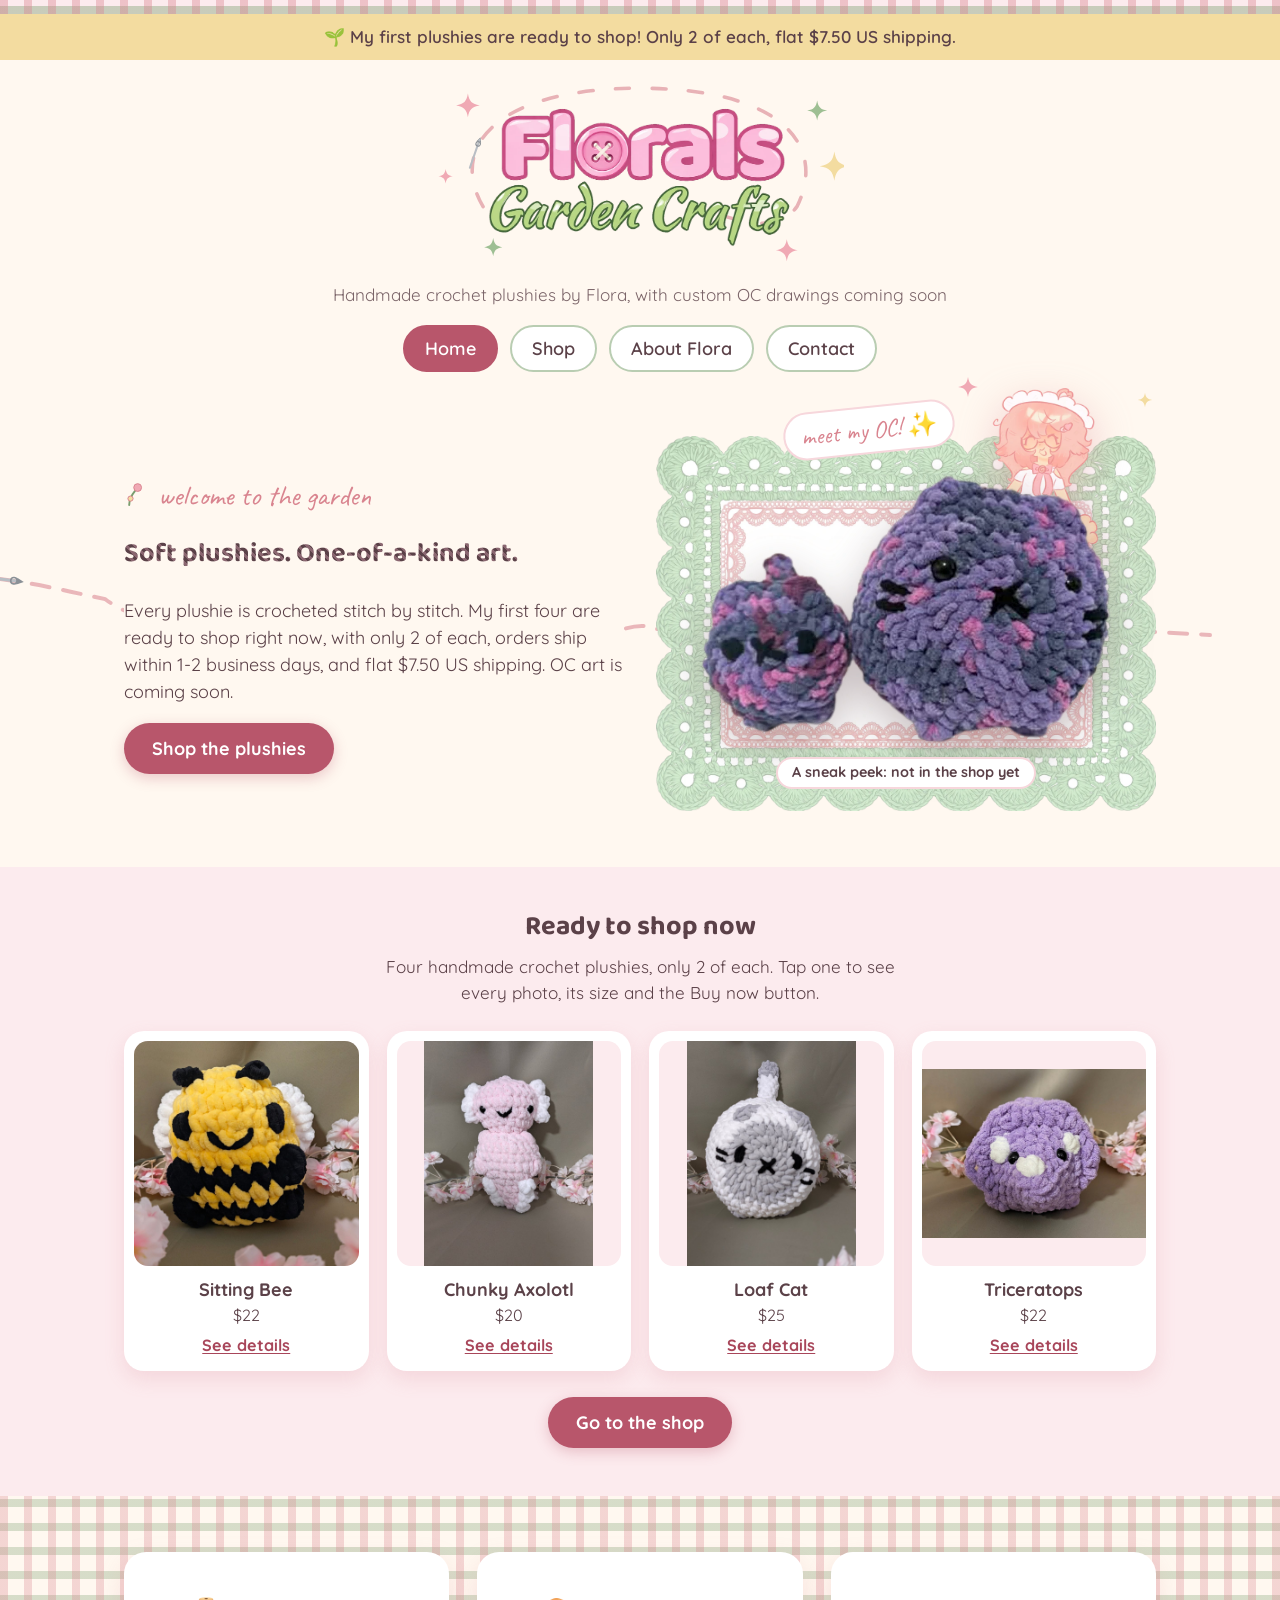
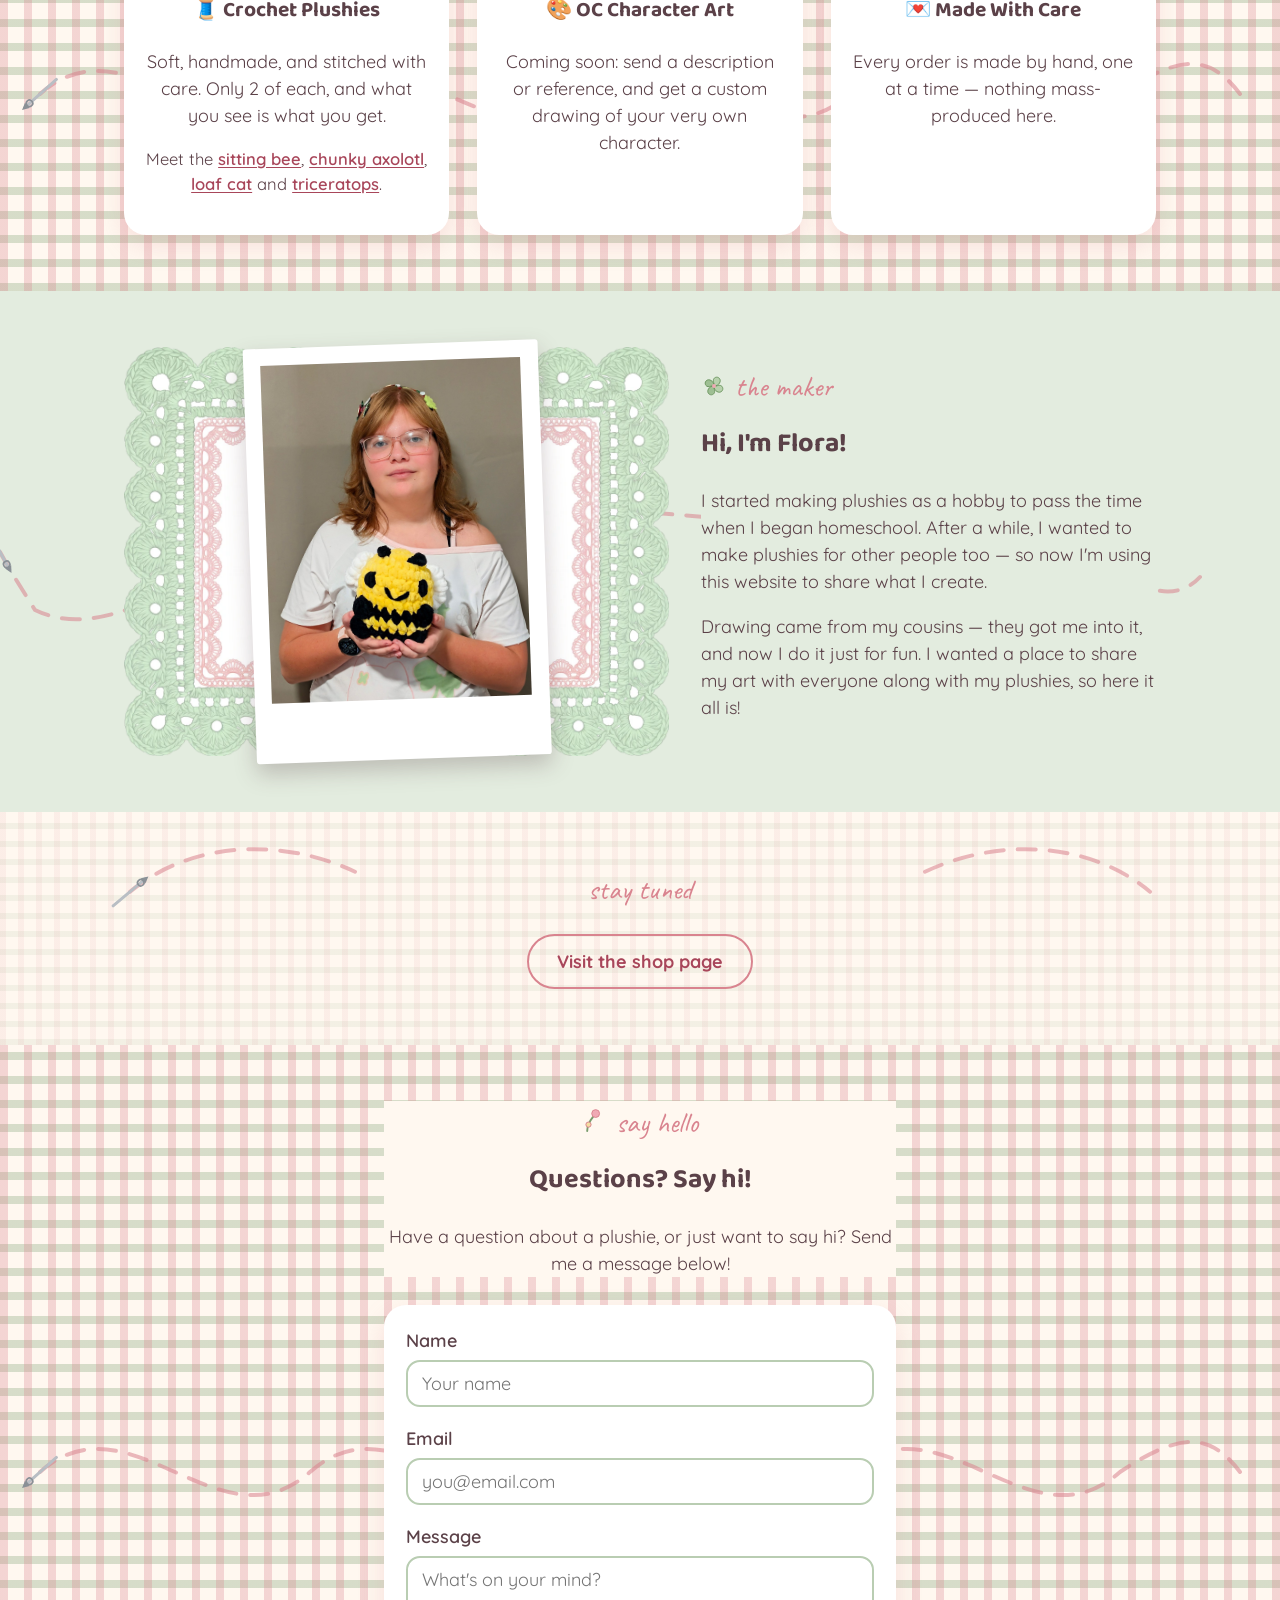
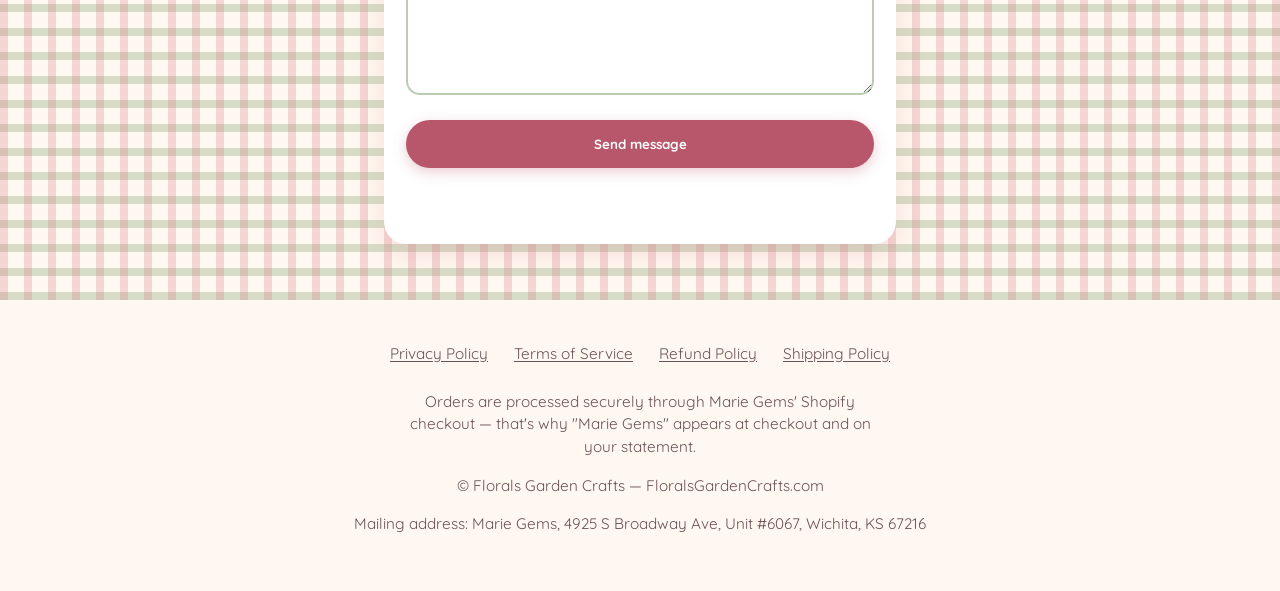
<file: index.html>
<!DOCTYPE html>
<html lang="en">
<head>
<meta name="p:domain_verify" content="733223d388e5ca32b234dba8e64383e3"/>
<meta charset="UTF-8">
<meta name="viewport" content="width=device-width, initial-scale=1.0">
<title>Handmade Crochet Plushies by Flora | Florals Garden Crafts</title>
<meta name="description" content="Shop handmade crochet plushies made by Flora: a sitting bee, chunky axolotl, loaf cat and triceratops. Only 2 of each, with flat $7.50 US shipping. Buy now.">
<meta name="robots" content="index, follow, max-image-preview:large">
<link rel="canonical" href="https://floralsgardencrafts.com/">
<meta name="theme-color" content="#F7D7DC">
<link rel="icon" href="favicon.ico" sizes="any">
<link rel="apple-touch-icon" href="apple-touch-icon.png">
<meta property="og:type" content="website">
<meta property="og:site_name" content="Florals Garden Crafts">
<meta property="og:title" content="Handmade Crochet Plushies by Flora | Florals Garden Crafts">
<meta property="og:description" content="Shop handmade crochet plushies made by Flora: a sitting bee, chunky axolotl, loaf cat and triceratops. Only 2 of each, with flat $7.50 US shipping. Buy now.">
<meta property="og:url" content="https://floralsgardencrafts.com/">
<meta property="og:image" content="https://floralsgardencrafts.com/og-image.jpg">
<meta property="og:image:width" content="1200">
<meta property="og:image:height" content="630">
<meta property="og:image:alt" content="Florals Garden Crafts logo above four handmade crochet plushies: a sitting bee, a chunky axolotl, a loaf cat and a triceratops">
<meta name="twitter:card" content="summary_large_image">
<meta name="twitter:title" content="Handmade Crochet Plushies by Flora | Florals Garden Crafts">
<meta name="twitter:description" content="Shop handmade crochet plushies made by Flora: a sitting bee, chunky axolotl, loaf cat and triceratops. Only 2 of each, with flat $7.50 US shipping. Buy now.">
<meta name="twitter:image" content="https://floralsgardencrafts.com/og-image.jpg">
<link rel="preconnect" href="https://fonts.googleapis.com">
<link rel="preconnect" href="https://fonts.gstatic.com" crossorigin>
<link rel="stylesheet" href="https://fonts.googleapis.com/css2?family=Baloo+2:wght@500;700;800&family=Caveat:wght@600;700&family=Quicksand:wght@400;500;600;700&display=swap">
<link rel="preload" as="image" href="assets/photo-frame.webp" type="image/webp" fetchpriority="high">
<link rel="stylesheet" href="style.css?v=20260926a">
<script type="application/ld+json">
{
  "@context": "https://schema.org",
  "@graph": [
    {
      "@type": "Organization",
      "@id": "https://floralsgardencrafts.com/#organization",
      "name": "Florals Garden Crafts",
      "url": "https://floralsgardencrafts.com/",
      "logo": {
        "@type": "ImageObject",
        "url": "https://floralsgardencrafts.com/assets/logo.png",
        "width": 900,
        "height": 469
      },
      "description": "Florals Garden Crafts is a small handmade shop by Flora. She crochets plushies by hand and will offer custom OC (original character) drawings soon. Orders check out through the Marie Gems Shopify store, which Flora's mom runs.",
      "contactPoint": {
        "@type": "ContactPoint",
        "contactType": "customer support",
        "url": "https://floralsgardencrafts.com/contact.html"
      }
    },
    {
      "@type": "WebSite",
      "@id": "https://floralsgardencrafts.com/#website",
      "url": "https://floralsgardencrafts.com/",
      "name": "Florals Garden Crafts",
      "inLanguage": "en-US",
      "publisher": {
        "@id": "https://floralsgardencrafts.com/#organization"
      }
    },
    {
      "@id": "https://floralsgardencrafts.com/#webpage",
      "url": "https://floralsgardencrafts.com/",
      "name": "Handmade Crochet Plushies by Flora | Florals Garden Crafts",
      "description": "Shop handmade crochet plushies made by Flora: a sitting bee, chunky axolotl, loaf cat and triceratops. Only 2 of each, with flat $7.50 US shipping. Buy now.",
      "inLanguage": "en-US",
      "isPartOf": {
        "@id": "https://floralsgardencrafts.com/#website"
      },
      "about": {
        "@id": "https://floralsgardencrafts.com/#organization"
      },
      "primaryImageOfPage": {
        "@type": "ImageObject",
        "url": "https://floralsgardencrafts.com/og-image.jpg",
        "width": 1200,
        "height": 630
      },
      "@type": "WebPage"
    }
  ]
}
</script>
<!-- Google Analytics 4 (property "Florals Garden Crafts") -->
<script async src="https://www.googletagmanager.com/gtag/js?id=G-3PBQK52PBM"></script>
<script>window.dataLayer=window.dataLayer||[];function gtag(){dataLayer.push(arguments);}gtag('js',new Date());gtag('config','G-3PBQK52PBM');</script>
</head>
<body>
<a class="skip-link" href="#main">Skip to main content</a>

<div class="gingham-strip"></div>
<div class="coming-soon-banner">🌱 My first plushies are ready to shop! Only 2 of each, flat $7.50 US shipping.</div>

<header class="site-header wrap">
  <a href="/" class="wordmark">
    <div class="logo-frame">
      <svg class="logo-swoosh" viewBox="0 0 400 210" aria-hidden="true">
        <defs>
          <path id="fgc-sparkle" d="M0,-9 C1,-3 3,-1 9,0 C3,1 1,3 0,9 C-1,3 -3,1 -9,0 C-3,-1 -1,-3 0,-9 Z"/>
        </defs>
        <path id="logoSwooshPath" class="logo-swoosh-yarn" d="M45,135 C10,75 60,18 200,18 C340,18 385,75 355,135 C335,162 300,150 270,140" fill="none" stroke="#D9848F" stroke-width="3.5" stroke-linecap="round" opacity="0.6"/>
        <g transform="translate(30,35) scale(1.3)"><use href="#fgc-sparkle" class="logo-sparkle" fill="#F0A9B4" style="animation-delay: 0s;"/></g>
        <g transform="translate(375,40) scale(1.1)"><use href="#fgc-sparkle" class="logo-sparkle" fill="#9EBF93" style="animation-delay: 0.5s;"/></g>
        <g transform="translate(55,175) scale(1)"><use href="#fgc-sparkle" class="logo-sparkle" fill="#9EBF93" style="animation-delay: 1s;"/></g>
        <g transform="translate(345,178) scale(1.2)"><use href="#fgc-sparkle" class="logo-sparkle" fill="#F0A9B4" style="animation-delay: 1.5s;"/></g>
        <g transform="translate(392,95) scale(1.6)"><use href="#fgc-sparkle" class="logo-sparkle" fill="#F3DCA0" style="animation-delay: 0.8s;"/></g>
        <g transform="translate(8,105) scale(0.8)"><use href="#fgc-sparkle" class="logo-sparkle" fill="#F0A9B4" style="animation-delay: 1.9s;"/></g>
        <g class="logo-stitch-needle">
          <path d="M16,0 L11,-2.4 L11,2.4 Z" fill="#8A9096"/>
          <line x1="13" y1="0" x2="-16" y2="0" stroke="#B9BEC4" stroke-width="2" stroke-linecap="round"/>
          <circle cx="9" cy="0" r="2.2" fill="none" stroke="#8A9096" stroke-width="1.1"/>
          <animateMotion dur="16s" repeatCount="indefinite" rotate="auto">
            <mpath href="#logoSwooshPath"/>
          </animateMotion>
        </g>
      </svg>
      <img src="assets/logo.webp" alt="Florals Garden Crafts" class="site-logo" width="900" height="469">
    </div>
  </a>
  <p class="tagline">Handmade crochet plushies by Flora, with custom OC drawings coming soon</p>
  <input type="checkbox" id="nav-toggle" class="nav-toggle-checkbox" aria-label="Menu">
  <label for="nav-toggle" class="nav-toggle-label" aria-label="Toggle menu">
    <span></span><span></span><span></span>
  </label>
  <nav class="main-nav">
    <a href="/" class="active">Home</a>
    <a href="shop.html">Shop</a>
    <a href="#about">About Flora</a>
    <a href="contact.html">Contact</a>
  </nav>
</header>

<main id="main">

<section>
  <div class="wrap grid-2 weave-host hero-grid">
    <div class="mascot-hero-wrap">
      <span class="mascot-tag">meet my OC! ✨</span>
      <span class="mascot-img-wrap">
        <img src="assets/mascot-flora.webp" alt="Florals Garden Crafts mascot — a pink-haired chibi character in a lace-trimmed dress, one of Flora's own OC drawings" class="mascot-hero" width="440" height="743">
        <svg class="mascot-sparkle" viewBox="0 0 20 20" style="top: -12px; left: -10px; animation-delay: 0s;" aria-hidden="true"><path d="M10,1 C11,7 13,9 19,10 C13,11 11,13 10,19 C9,13 7,11 1,10 C7,9 9,7 10,1 Z" fill="#F0A9B4"/></svg>
        <svg class="mascot-sparkle" viewBox="0 0 20 20" style="top: 4px; right: -16px; width: 16px; height: 16px; animation-delay: 0.6s;" aria-hidden="true"><path d="M10,1 C11,7 13,9 19,10 C13,11 11,13 10,19 C9,13 7,11 1,10 C7,9 9,7 10,1 Z" fill="#F3DCA0"/></svg>
        <svg class="mascot-sparkle" viewBox="0 0 20 20" style="top: 40%; left: -18px; width: 18px; height: 18px; animation-delay: 1.1s;" aria-hidden="true"><path d="M10,1 C11,7 13,9 19,10 C13,11 11,13 10,19 C9,13 7,11 1,10 C7,9 9,7 10,1 Z" fill="#9EBF93"/></svg>
      </span>
    </div>
    <div class="stitch-overlay-mobile" style="top: -40px; width: 220px; height: 780px;">
      <svg class="stitch-yarn-svg" viewBox="0 0 220 780" aria-hidden="true">
        <path class="stitch-yarn" d="M 110,-20 C 20,60 200,130 110,200 C 20,270 200,340 110,410 C 20,480 200,550 110,620 C 40,670 90,700 110,740"/>
      </svg>
      <svg class="stitch-needle-v" width="16" height="52" viewBox="0 0 16 52" aria-hidden="true" style="offset-path: path('M 110,-20 C 20,60 200,130 110,200 C 20,270 200,340 110,410 C 20,480 200,550 110,620 C 40,670 90,700 110,740');">
        <line x1="8" y1="6" x2="8" y2="48" stroke="#B9BEC4" stroke-width="3" stroke-linecap="round"/>
        <circle cx="8" cy="12" r="3.2" fill="none" stroke="#8A9096" stroke-width="1.6"/>
        <path d="M8,2 L11.5,9 L4.5,9 Z" fill="#8A9096"/>
      </svg>
    </div>
    <div class="stitch-overlay-hero">
      <svg class="stitch-yarn-svg" viewBox="0 0 1160 440" aria-hidden="true">
        <path class="stitch-yarn" d="M -60,175 C -20,180 10,188 45,195 C 90,230 250,260 420,255 C 480,250 520,235 564,225 C 580,220 590,222 596,225 C 700,230 900,225 1096,228 C 1115,229 1135,230 1150,231"/>
      </svg>
      <svg class="stitch-needle-hero" width="52" height="16" viewBox="0 0 52 16" aria-hidden="true">
        <line x1="6" y1="8" x2="48" y2="8" stroke="#B9BEC4" stroke-width="3" stroke-linecap="round"/>
        <circle cx="12" cy="8" r="3.2" fill="none" stroke="#8A9096" stroke-width="1.6"/>
        <path d="M2,8 L9,4.5 L9,11.5 Z" fill="#8A9096"/>
      </svg>
    </div>
    <div class="above-stitch">
      <div class="eyebrow-row">
        <svg class="mini-flourish" width="26" height="26" viewBox="0 0 40 40" fill="none" aria-hidden="true">
          <path d="M8 34 C8 20 16 14 20 8" stroke="#7A9D6E" stroke-width="3" stroke-linecap="round"/>
          <circle cx="21" cy="7" r="6" fill="#F0A9B4" stroke="#D9848F" stroke-width="1.5"/>
          <circle cx="10" cy="24" r="4" fill="#F3DCA0" stroke="#D9848F" stroke-width="1.5"/>
        </svg>
        <span class="eyebrow">welcome to the garden</span>
      </div>
      <h1>
        <span class="stitch-word" style="animation-delay: 0.1s;"><span class="yarn-text">Soft</span></span>
        <span class="stitch-word" style="animation-delay: 0.28s;"><span class="yarn-text">plushies.</span></span>
        <span class="stitch-word" style="animation-delay: 0.46s;"><span class="yarn-text">One-of-a-kind</span></span>
        <span class="stitch-word" style="animation-delay: 0.64s;"><span class="yarn-text">art.</span></span>
      </h1>
      <p>Every plushie is crocheted stitch by stitch. My first four are ready to shop right now, with only 2 of each, orders ship within 1-2 business days, and flat $7.50 US shipping. OC art is coming soon.</p>
      <a href="shop.html" class="btn-pill">Shop the plushies</a>
    </div>
    <div class="photo-frame">
      <img src="assets/plushie-mama-and-kitten.webp" alt="Preview: a mama and baby crochet cat plushie set, in purple and pink yarn — not yet a live product" class="photo-frame-pop" style="width: 82%;" width="800" height="524" fetchpriority="high">
      <p class="frame-caption">A sneak peek: not in the shop yet</p>
    </div>
  </div>
</section>

<section class="quick-shop" id="ready-to-shop" aria-labelledby="ready-heading">
  <div class="wrap">
    <h2 id="ready-heading">Ready to shop now</h2>
    <p class="quick-intro">Four handmade crochet plushies, only 2 of each. Tap one to see every photo, its size and the Buy now button.</p>
    <ul class="quick-grid">
      <li><a href="shop.html#sitting-bee">
        <img src="assets/products/slides/sitting-bee-crochet-plushie-1.jpg" alt="Yellow and black crochet sitting bee plushie with white wings" width="1000" height="1000" loading="lazy">
        <span class="q-name">Sitting Bee</span><span class="q-price">$22</span><span class="q-go">See details</span>
      </a></li>
      <li><a href="shop.html#chunky-axolotl">
        <img src="assets/products/slides/chunky-axolotl-crochet-plushie-1.jpg" alt="Pink chunky crochet axolotl plushie with white gills" width="751" height="1000" loading="lazy">
        <span class="q-name">Chunky Axolotl</span><span class="q-price">$20</span><span class="q-go">See details</span>
      </a></li>
      <li><a href="shop.html#loaf-cat">
        <img src="assets/products/slides/loaf-cat-crochet-plushie-1.jpg" alt="White crochet loaf cat plushie with a grey face patch and X nose" width="751" height="1000" loading="lazy">
        <span class="q-name">Loaf Cat</span><span class="q-price">$25</span><span class="q-go">See details</span>
      </a></li>
      <li><a href="shop.html#triceratops">
        <img src="assets/products/slides/triceratops-crochet-plushie-1.jpg" alt="Purple crochet triceratops plushie with white horn and brow spots" width="1000" height="750" loading="lazy">
        <span class="q-name">Triceratops</span><span class="q-price">$22</span><span class="q-go">See details</span>
      </a></li>
    </ul>
    <p class="quick-cta"><a href="shop.html" class="btn-pill">Go to the shop</a></p>
  </div>
</section>

<section class="gingham-bg">
  <div class="wrap weave-host">
    <div class="stitch-overlay">
      <svg class="stitch-yarn-svg" viewBox="0 0 1160 200" aria-hidden="true">
        <path class="stitch-yarn" d="M -20,100 C 70,20 160,180 250,100 C 340,20 430,180 520,100 C 610,20 700,180 790,100 C 880,20 970,180 1060,100 C 1120,60 1150,60 1180,100"/>
      </svg>
      <svg class="stitch-needle" width="52" height="16" viewBox="0 0 52 16" aria-hidden="true">
        <line x1="6" y1="8" x2="48" y2="8" stroke="#B9BEC4" stroke-width="3" stroke-linecap="round"/>
        <circle cx="12" cy="8" r="3.2" fill="none" stroke="#8A9096" stroke-width="1.6"/>
        <path d="M2,8 L9,4.5 L9,11.5 Z" fill="#8A9096"/>
      </svg>
    </div>
    <div class="stitch-overlay-mobile" style="top: -60px; width: 220px; height: 740px;">
      <svg class="stitch-yarn-svg" viewBox="0 0 220 740" aria-hidden="true">
        <path class="stitch-yarn" d="M 110,20 C 20,110 200,200 110,290 C 20,380 200,470 110,560 C 20,650 90,700 110,740"/>
      </svg>
      <svg class="stitch-needle-v" width="16" height="52" viewBox="0 0 16 52" aria-hidden="true" style="offset-path: path('M 110,20 C 20,110 200,200 110,290 C 20,380 200,470 110,560 C 20,650 90,700 110,740');">
        <line x1="8" y1="6" x2="8" y2="48" stroke="#B9BEC4" stroke-width="3" stroke-linecap="round"/>
        <circle cx="8" cy="12" r="3.2" fill="none" stroke="#8A9096" stroke-width="1.6"/>
        <path d="M8,2 L11.5,9 L4.5,9 Z" fill="#8A9096"/>
      </svg>
    </div>
    <h2 class="sr-only">What I make</h2>
    <div class="grid-cards">
      <div class="scallop-card center reveal" style="transition-delay: 0s;">
        <h3>🧵 Crochet Plushies</h3>
        <p>Soft, handmade, and stitched with care. Only 2 of each, and what you see is what you get.</p>
        <p class="card-links">Meet the <a class="text-link" href="shop.html#sitting-bee">sitting bee</a>, <a class="text-link" href="shop.html#chunky-axolotl">chunky axolotl</a>, <a class="text-link" href="shop.html#loaf-cat">loaf cat</a> and <a class="text-link" href="shop.html#triceratops">triceratops</a>.</p>
      </div>
      <div class="scallop-card center reveal" style="transition-delay: 0.08s;">
        <h3>🎨 OC Character Art</h3>
        <p>Coming soon: send a description or reference, and get a custom drawing of your very own character.</p>
      </div>
      <div class="scallop-card center reveal" style="transition-delay: 0.16s;">
        <h3>💌 Made With Care</h3>
        <p>Every order is made by hand, one at a time — nothing mass-produced here.</p>
      </div>
    </div>
  </div>
</section>

<section id="about" class="sage-bg">
  <div class="wrap grid-2 weave-host">
    <div class="stitch-overlay-mobile" style="top: -40px; width: 220px; height: 360px;">
      <svg class="stitch-yarn-svg" viewBox="0 0 220 360" aria-hidden="true">
        <path class="stitch-yarn" d="M 110,10 C 20,90 200,170 110,250 C 40,310 80,340 110,360"/>
      </svg>
      <svg class="stitch-needle-v" width="16" height="52" viewBox="0 0 16 52" aria-hidden="true" style="offset-path: path('M 110,10 C 20,90 200,170 110,250 C 40,310 80,340 110,360');">
        <line x1="8" y1="6" x2="8" y2="48" stroke="#B9BEC4" stroke-width="3" stroke-linecap="round"/>
        <circle cx="8" cy="12" r="3.2" fill="none" stroke="#8A9096" stroke-width="1.6"/>
        <path d="M8,2 L11.5,9 L4.5,9 Z" fill="#8A9096"/>
      </svg>
    </div>
    <div class="stitch-overlay-about">
      <svg class="stitch-yarn-svg" viewBox="0 0 1160 460" aria-hidden="true">
        <path class="stitch-yarn" d="M -60,230 C -48,252 -35,272 -25,288 C 20,310 75,290 135,255 C 260,210 420,195 480,193 C 520,191 550,190 564,190 C 578,189 588,190 596,191 C 720,200 900,225 1000,245 C 1040,255 1075,262 1096,268 C 1112,272 1128,268 1140,255"/>
      </svg>
      <svg class="stitch-needle-about" width="52" height="16" viewBox="0 0 52 16" aria-hidden="true">
        <line x1="6" y1="8" x2="48" y2="8" stroke="#B9BEC4" stroke-width="3" stroke-linecap="round"/>
        <circle cx="12" cy="8" r="3.2" fill="none" stroke="#8A9096" stroke-width="1.6"/>
        <path d="M2,8 L9,4.5 L9,11.5 Z" fill="#8A9096"/>
      </svg>
    </div>
    <div class="photo-frame reveal" style="transition-delay: 0s;">
      <figure class="polaroid">
        <img src="assets/flora/flora-about.jpg" width="1229" height="1600" alt="Flora holding the yellow and black crochet sitting bee plushie she made" loading="lazy">
      </figure>
    </div>
    <div class="reveal above-stitch-sage" style="transition-delay: 0.15s;">
      <div class="eyebrow-row">
        <svg class="mini-flourish" width="26" height="26" viewBox="0 0 40 40" fill="none" aria-hidden="true">
          <path d="M20 20 C20 12 12 8 8 12 C4 16 8 24 16 20 Z" fill="#9EBF93" stroke="#6C9660" stroke-width="1.5"/>
          <path d="M20 20 C28 20 32 12 28 8 C24 4 16 8 20 16 Z" fill="#B7D1AC" stroke="#6C9660" stroke-width="1.5"/>
          <path d="M20 20 C12 20 8 28 12 32 C16 36 24 32 20 24 Z" fill="#9EBF93" stroke="#6C9660" stroke-width="1.5"/>
          <path d="M20 20 C20 28 28 32 32 28 C36 24 32 16 24 20 Z" fill="#B7D1AC" stroke="#6C9660" stroke-width="1.5"/>
          <circle cx="20" cy="20" r="3" fill="#F0A9B4"/>
        </svg>
        <span class="eyebrow">the maker</span>
      </div>
      <h2>
        <span class="stitch-word" style="animation-delay: 0.1s;">Hi,</span>
        <span class="stitch-word" style="animation-delay: 0.28s;">I'm</span>
        <span class="stitch-word" style="animation-delay: 0.46s;">Flora!</span>
      </h2>
      <p>I started making plushies as a hobby to pass the time when I began homeschool. After a while, I wanted to make plushies for other people too — so now I'm using this website to share what I create.</p>
      <p>Drawing came from my cousins — they got me into it, and now I do it just for fun. I wanted a place to share my art with everyone along with my plushies, so here it all is!</p>
    </div>
  </div>
</section>

<section id="stay-tuned" class="pink-gingham-bg">
  <div class="wrap center weave-host">
    <div class="stitch-overlay-mobile" style="top: -56px; width: 220px; height: 90px;">
      <svg class="stitch-yarn-svg" viewBox="0 0 220 90" aria-hidden="true">
        <path class="stitch-yarn" d="M 110,-30 C 30,20 190,40 110,60"/>
      </svg>
    </div>
    <div class="stitch-overlay-stay">
      <svg class="stitch-yarn-svg" viewBox="0 0 1080 222.5" aria-hidden="true">
        <path class="stitch-yarn" d="M 30,75 C 90,25 180,20 255,55"/>
        <path class="stitch-yarn" d="M 825,55 C 900,20 990,25 1050,75"/>
      </svg>
      <svg class="stitch-needle-stay-left" width="52" height="16" viewBox="0 0 52 16" aria-hidden="true">
        <line x1="6" y1="8" x2="48" y2="8" stroke="#B9BEC4" stroke-width="3" stroke-linecap="round"/>
        <circle cx="12" cy="8" r="3.2" fill="none" stroke="#8A9096" stroke-width="1.6"/>
        <path d="M2,8 L9,4.5 L9,11.5 Z" fill="#8A9096"/>
      </svg>
    </div>
    <div class="reveal">
      <span class="eyebrow">stay tuned</span>
      <div id="fd-form-6aaf0e5309efceba11a1e3c9" class="newsletter-embed"></div>
      <a href="shop.html" class="btn-pill outline">Visit the shop page</a>
    </div>
  </div>
</section>

<section id="say-hello" class="gingham-bg">
  <div class="wrap weave-host" style="max-width: 560px;">
    <div class="stitch-overlay">
      <svg class="stitch-yarn-svg" viewBox="0 0 1160 200" aria-hidden="true">
        <path class="stitch-yarn" d="M -20,100 C 70,20 160,180 250,100 C 340,20 430,180 520,100 C 610,20 700,180 790,100 C 880,20 970,180 1060,100 C 1120,60 1150,60 1180,100"/>
      </svg>
      <svg class="stitch-needle" width="52" height="16" viewBox="0 0 52 16" aria-hidden="true">
        <line x1="6" y1="8" x2="48" y2="8" stroke="#B9BEC4" stroke-width="3" stroke-linecap="round"/>
        <circle cx="12" cy="8" r="3.2" fill="none" stroke="#8A9096" stroke-width="1.6"/>
        <path d="M2,8 L9,4.5 L9,11.5 Z" fill="#8A9096"/>
      </svg>
    </div>
    <div class="stitch-overlay-mobile" style="top: -40px; width: 220px; height: 620px;">
      <svg class="stitch-yarn-svg" viewBox="0 0 220 620" aria-hidden="true">
        <path class="stitch-yarn" d="M 110,-20 C 20,60 200,140 110,220 C 20,300 200,380 110,460 C 40,520 90,560 110,620"/>
      </svg>
      <svg class="stitch-needle-v" width="16" height="52" viewBox="0 0 16 52" aria-hidden="true" style="offset-path: path('M 110,-20 C 20,60 200,140 110,220 C 20,300 200,380 110,460 C 40,520 90,560 110,620');">
        <line x1="8" y1="6" x2="8" y2="48" stroke="#B9BEC4" stroke-width="3" stroke-linecap="round"/>
        <circle cx="8" cy="12" r="3.2" fill="none" stroke="#8A9096" stroke-width="1.6"/>
        <path d="M8,2 L11.5,9 L4.5,9 Z" fill="#8A9096"/>
      </svg>
    </div>
    <div class="center above-stitch reveal" style="margin-bottom: 28px;">
      <div class="eyebrow-row" style="justify-content: center;">
        <svg class="mini-flourish" width="26" height="26" viewBox="0 0 40 40" fill="none" aria-hidden="true">
          <path d="M8 34 C8 20 16 14 20 8" stroke="#7A9D6E" stroke-width="3" stroke-linecap="round"/>
          <circle cx="21" cy="7" r="6" fill="#F0A9B4" stroke="#D9848F" stroke-width="1.5"/>
          <circle cx="10" cy="24" r="4" fill="#F3DCA0" stroke="#D9848F" stroke-width="1.5"/>
        </svg>
        <span class="eyebrow">say hello</span>
      </div>
      <h2>
        <span class="stitch-word" style="animation-delay: 0.1s;">Questions?</span>
        <span class="stitch-word" style="animation-delay: 0.28s;">Say</span>
        <span class="stitch-word" style="animation-delay: 0.46s;">hi!</span>
      </h2>
      <p>Have a question about a plushie, or just want to say hi? Send me a message below!</p>
    </div>
    <div class="scallop-card reveal">
      <form class="contact-form" id="homeContactForm" action="contact-handler.php" method="post">
        <label for="home-name">Name</label>
        <input type="text" id="home-name" name="name" placeholder="Your name" autocomplete="name" required>

        <label for="home-email">Email</label>
        <input type="email" id="home-email" name="email" placeholder="you@email.com" autocomplete="email" required>

        <label for="home-message">Message</label>
        <textarea id="home-message" name="message" rows="5" placeholder="What's on your mind?" required></textarea>

        <div style="position: absolute; left: -9999px;" aria-hidden="true">
          <label for="home-website">Website</label>
          <input type="text" id="home-website" name="website" tabindex="-1" autocomplete="off">
        </div>

        <div class="cf-turnstile" data-sitekey="0x4AAAAAAFKlTvNekG_iN5eU" data-action="contact" data-theme="light"></div>
        <button type="submit" class="btn-pill" style="width: 100%; margin-top: 18px;">Send message</button>
        <p class="form-status" role="status"></p>
      </form>
    </div>
  </div>
</section>

</main>

<footer>
  <div class="wrap footer-links">
    <a href="https://checkout.shopify.com/55945855031/policies/24061313079.html?locale=en">Privacy Policy</a>
    <a href="https://checkout.shopify.com/55945855031/policies/24061345847.html?locale=en">Terms of Service</a>
    <a href="https://checkout.shopify.com/55945855031/policies/24061280311.html?locale=en">Refund Policy</a>
    <a href="https://checkout.shopify.com/55945855031/policies/24061378615.html?locale=en">Shipping Policy</a>
  </div>
  <p class="wrap footer-note">Orders are processed securely through Marie Gems' Shopify checkout — that's why "Marie Gems" appears at checkout and on your statement.</p>
  <p>&copy; Florals Garden Crafts — FloralsGardenCrafts.com</p>
  <p>Mailing address: Marie Gems, 4925 S Broadway Ave, Unit #6067, Wichita, KS 67216</p>
</footer>

<script src="scroll-reveal.js?v=20260926a"></script>
<script src="newsletter-form.js?v=20260926a"></script>
<script src="https://challenges.cloudflare.com/turnstile/v0/api.js" async defer></script>
<script src="contact-form.js?v=20260927a"></script>
</body>
</html>
</file>
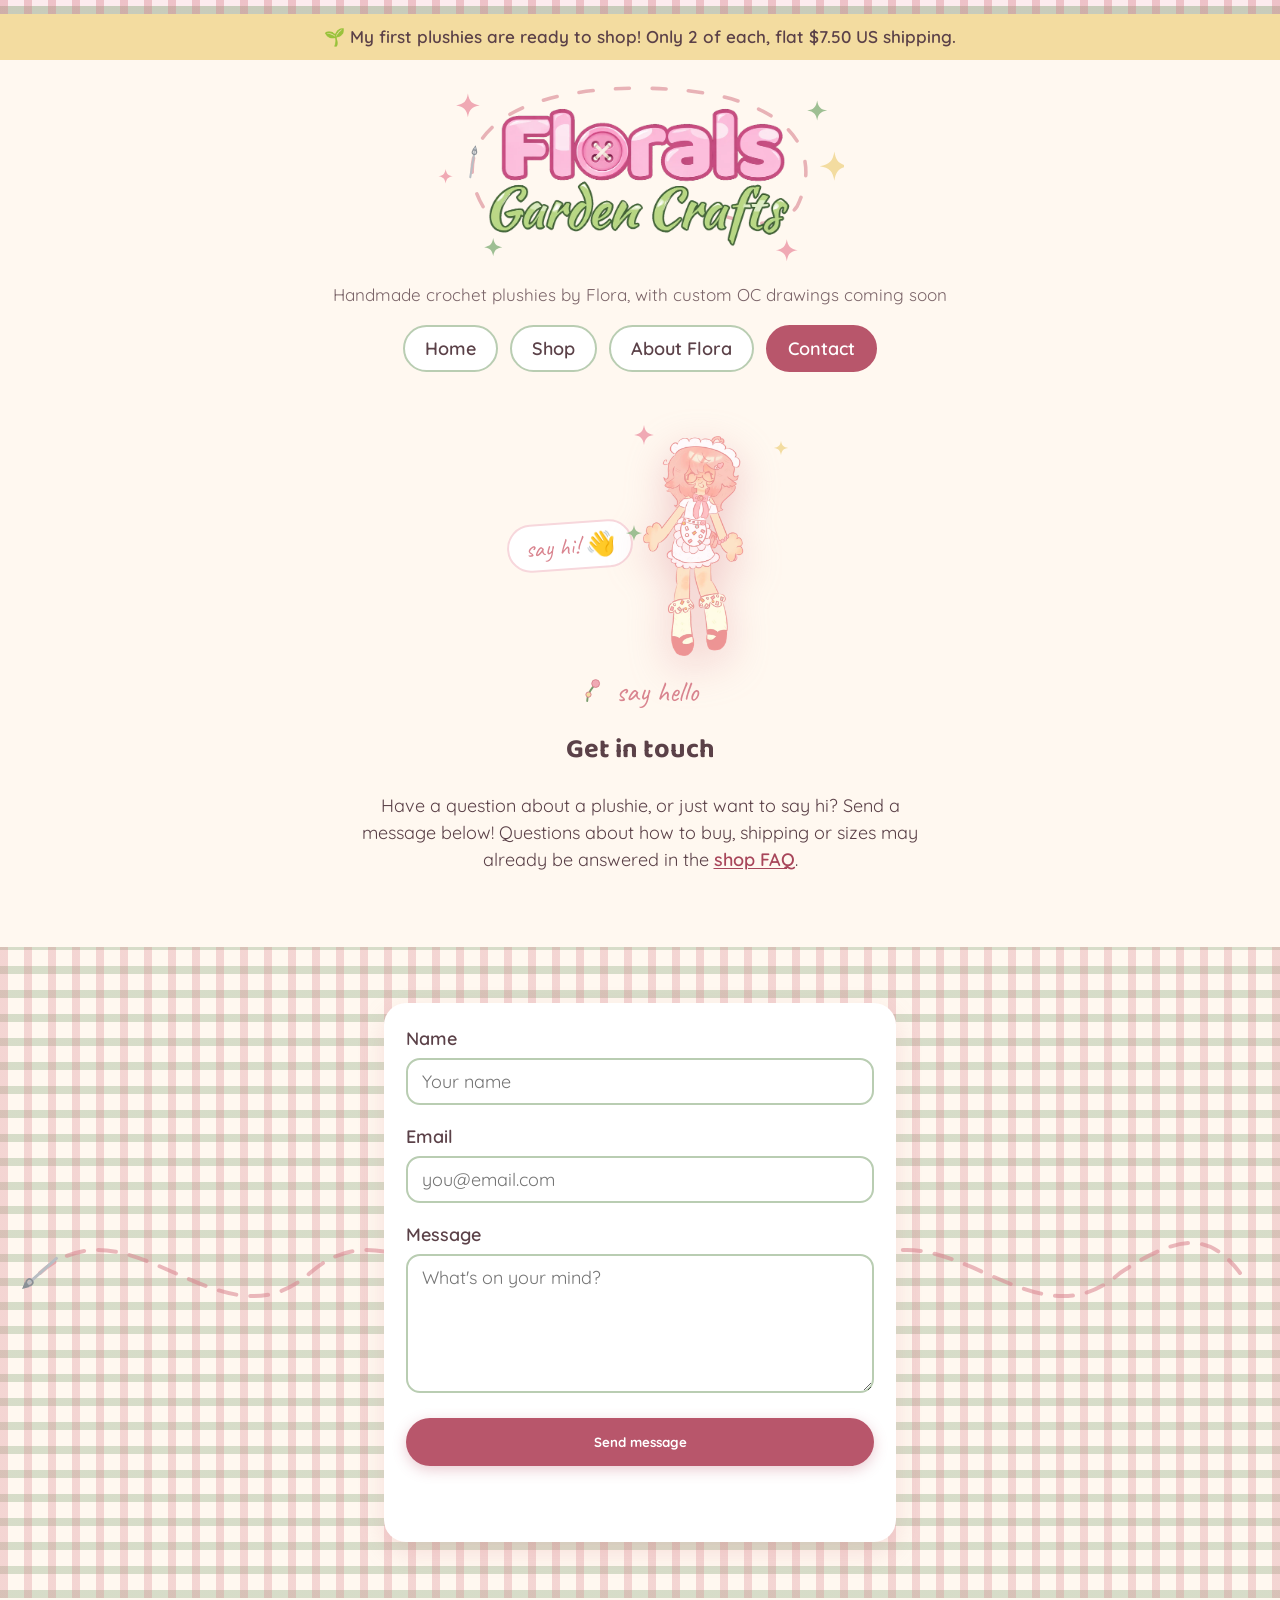
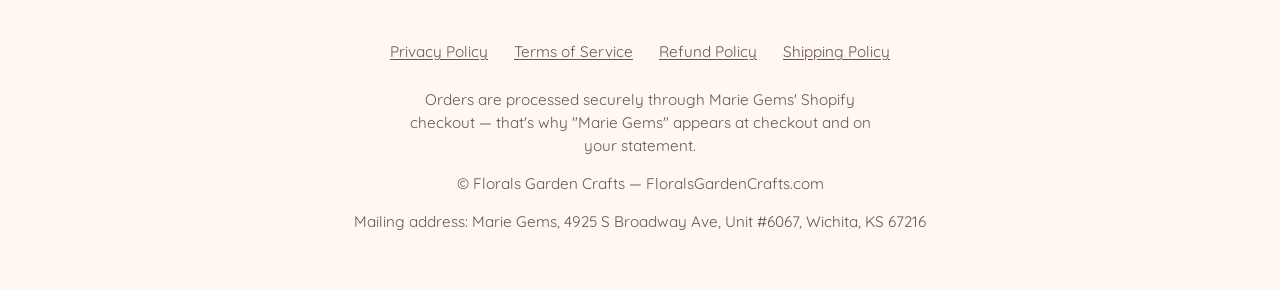
<file: contact.html>
<!DOCTYPE html>
<html lang="en">
<head>
<meta name="p:domain_verify" content="733223d388e5ca32b234dba8e64383e3"/>
<meta charset="UTF-8">
<meta name="viewport" content="width=device-width, initial-scale=1.0">
<title>Contact Florals Garden Crafts | Ask About a Plushie</title>
<meta name="description" content="Have a question about a handmade crochet plushie, or just want to say hi? Send Flora a message with the contact form and she will get back to you soon.">
<meta name="robots" content="index, follow, max-image-preview:large">
<link rel="canonical" href="https://floralsgardencrafts.com/contact.html">
<meta name="theme-color" content="#F7D7DC">
<link rel="icon" href="favicon.ico" sizes="any">
<link rel="apple-touch-icon" href="apple-touch-icon.png">
<meta property="og:type" content="website">
<meta property="og:site_name" content="Florals Garden Crafts">
<meta property="og:title" content="Contact Florals Garden Crafts | Ask About a Plushie">
<meta property="og:description" content="Have a question about a handmade crochet plushie, or just want to say hi? Send Flora a message with the contact form and she will get back to you soon.">
<meta property="og:url" content="https://floralsgardencrafts.com/contact.html">
<meta property="og:image" content="https://floralsgardencrafts.com/og-image.jpg">
<meta property="og:image:width" content="1200">
<meta property="og:image:height" content="630">
<meta property="og:image:alt" content="Florals Garden Crafts logo above four handmade crochet plushies: a sitting bee, a chunky axolotl, a loaf cat and a triceratops">
<meta name="twitter:card" content="summary_large_image">
<meta name="twitter:title" content="Contact Florals Garden Crafts | Ask About a Plushie">
<meta name="twitter:description" content="Have a question about a handmade crochet plushie, or just want to say hi? Send Flora a message with the contact form and she will get back to you soon.">
<meta name="twitter:image" content="https://floralsgardencrafts.com/og-image.jpg">
<link rel="preconnect" href="https://fonts.googleapis.com">
<link rel="preconnect" href="https://fonts.gstatic.com" crossorigin>
<link rel="stylesheet" href="https://fonts.googleapis.com/css2?family=Baloo+2:wght@500;700;800&family=Caveat:wght@600;700&family=Quicksand:wght@400;500;600;700&display=swap">
<link rel="stylesheet" href="style.css?v=20260926a">
<script type="application/ld+json">
{
  "@context": "https://schema.org",
  "@graph": [
    {
      "@type": "Organization",
      "@id": "https://floralsgardencrafts.com/#organization",
      "name": "Florals Garden Crafts",
      "url": "https://floralsgardencrafts.com/",
      "logo": {
        "@type": "ImageObject",
        "url": "https://floralsgardencrafts.com/assets/logo.png",
        "width": 900,
        "height": 469
      },
      "description": "Florals Garden Crafts is a small handmade shop by Flora. She crochets plushies by hand and will offer custom OC (original character) drawings soon. Orders check out through the Marie Gems Shopify store, which Flora's mom runs.",
      "contactPoint": {
        "@type": "ContactPoint",
        "contactType": "customer support",
        "url": "https://floralsgardencrafts.com/contact.html"
      }
    },
    {
      "@type": "WebSite",
      "@id": "https://floralsgardencrafts.com/#website",
      "url": "https://floralsgardencrafts.com/",
      "name": "Florals Garden Crafts",
      "inLanguage": "en-US",
      "publisher": {
        "@id": "https://floralsgardencrafts.com/#organization"
      }
    },
    {
      "@id": "https://floralsgardencrafts.com/contact.html#webpage",
      "url": "https://floralsgardencrafts.com/contact.html",
      "name": "Contact Florals Garden Crafts | Ask About a Plushie",
      "description": "Have a question about a handmade crochet plushie, or just want to say hi? Send Flora a message with the contact form and she will get back to you soon.",
      "inLanguage": "en-US",
      "isPartOf": {
        "@id": "https://floralsgardencrafts.com/#website"
      },
      "about": {
        "@id": "https://floralsgardencrafts.com/#organization"
      },
      "primaryImageOfPage": {
        "@type": "ImageObject",
        "url": "https://floralsgardencrafts.com/og-image.jpg",
        "width": 1200,
        "height": 630
      },
      "@type": "ContactPage"
    }
  ]
}
</script>
<!-- Google Analytics 4 (property "Florals Garden Crafts") -->
<script async src="https://www.googletagmanager.com/gtag/js?id=G-3PBQK52PBM"></script>
<script>window.dataLayer=window.dataLayer||[];function gtag(){dataLayer.push(arguments);}gtag('js',new Date());gtag('config','G-3PBQK52PBM');</script>
</head>
<body>
<a class="skip-link" href="#main">Skip to main content</a>

<div class="gingham-strip"></div>
<div class="coming-soon-banner">🌱 My first plushies are ready to shop! Only 2 of each, flat $7.50 US shipping.</div>

<header class="site-header wrap">
  <a href="/" class="wordmark">
    <div class="logo-frame">
      <svg class="logo-swoosh" viewBox="0 0 400 210" aria-hidden="true">
        <defs>
          <path id="fgc-sparkle" d="M0,-9 C1,-3 3,-1 9,0 C3,1 1,3 0,9 C-1,3 -3,1 -9,0 C-3,-1 -1,-3 0,-9 Z"/>
        </defs>
        <path id="logoSwooshPath" class="logo-swoosh-yarn" d="M45,135 C10,75 60,18 200,18 C340,18 385,75 355,135 C335,162 300,150 270,140" fill="none" stroke="#D9848F" stroke-width="3.5" stroke-linecap="round" opacity="0.6"/>
        <g transform="translate(30,35) scale(1.3)"><use href="#fgc-sparkle" class="logo-sparkle" fill="#F0A9B4" style="animation-delay: 0s;"/></g>
        <g transform="translate(375,40) scale(1.1)"><use href="#fgc-sparkle" class="logo-sparkle" fill="#9EBF93" style="animation-delay: 0.5s;"/></g>
        <g transform="translate(55,175) scale(1)"><use href="#fgc-sparkle" class="logo-sparkle" fill="#9EBF93" style="animation-delay: 1s;"/></g>
        <g transform="translate(345,178) scale(1.2)"><use href="#fgc-sparkle" class="logo-sparkle" fill="#F0A9B4" style="animation-delay: 1.5s;"/></g>
        <g transform="translate(392,95) scale(1.6)"><use href="#fgc-sparkle" class="logo-sparkle" fill="#F3DCA0" style="animation-delay: 0.8s;"/></g>
        <g transform="translate(8,105) scale(0.8)"><use href="#fgc-sparkle" class="logo-sparkle" fill="#F0A9B4" style="animation-delay: 1.9s;"/></g>
        <g class="logo-stitch-needle">
          <path d="M16,0 L11,-2.4 L11,2.4 Z" fill="#8A9096"/>
          <line x1="13" y1="0" x2="-16" y2="0" stroke="#B9BEC4" stroke-width="2" stroke-linecap="round"/>
          <circle cx="9" cy="0" r="2.2" fill="none" stroke="#8A9096" stroke-width="1.1"/>
          <animateMotion dur="16s" repeatCount="indefinite" rotate="auto">
            <mpath href="#logoSwooshPath"/>
          </animateMotion>
        </g>
      </svg>
      <img src="assets/logo.webp" alt="Florals Garden Crafts" class="site-logo" width="900" height="469">
    </div>
  </a>
  <p class="tagline">Handmade crochet plushies by Flora, with custom OC drawings coming soon</p>
  <input type="checkbox" id="nav-toggle" class="nav-toggle-checkbox" aria-label="Menu">
  <label for="nav-toggle" class="nav-toggle-label" aria-label="Toggle menu">
    <span></span><span></span><span></span>
  </label>
  <nav class="main-nav">
    <a href="/">Home</a>
    <a href="shop.html">Shop</a>
    <a href="/#about">About Flora</a>
    <a href="contact.html" class="active">Contact</a>
  </nav>
</header>

<main id="main">

<section>
  <div class="wrap center weave-host" style="max-width: 640px;">
    <div class="stitch-overlay-mobile" style="top: -40px; width: 220px; height: 280px;">
      <svg class="stitch-yarn-svg" viewBox="0 0 220 280" aria-hidden="true">
        <path class="stitch-yarn" d="M 110,-20 C 30,40 190,100 110,160 C 60,200 90,220 110,280"/>
      </svg>
      <svg class="stitch-needle-v" width="16" height="52" viewBox="0 0 16 52" aria-hidden="true" style="offset-path: path('M 110,-20 C 30,40 190,100 110,160 C 60,200 90,220 110,280');">
        <line x1="8" y1="6" x2="8" y2="48" stroke="#B9BEC4" stroke-width="3" stroke-linecap="round"/>
        <circle cx="8" cy="12" r="3.2" fill="none" stroke="#8A9096" stroke-width="1.6"/>
        <path d="M8,2 L11.5,9 L4.5,9 Z" fill="#8A9096"/>
      </svg>
    </div>
    <div class="above-stitch">
      <div class="mascot-hero-wrap mascot-inline">
        <span class="mascot-tag">say hi! 👋</span>
        <span class="mascot-img-wrap">
          <img src="assets/mascot-flora.webp" alt="Florals Garden Crafts mascot — a pink-haired chibi character in a lace-trimmed dress, one of Flora's own OC drawings" class="mascot-hero" width="440" height="743">
          <svg class="mascot-sparkle" viewBox="0 0 20 20" style="top: -12px; left: -10px; animation-delay: 0s;" aria-hidden="true"><path d="M10,1 C11,7 13,9 19,10 C13,11 11,13 10,19 C9,13 7,11 1,10 C7,9 9,7 10,1 Z" fill="#F0A9B4"/></svg>
          <svg class="mascot-sparkle" viewBox="0 0 20 20" style="top: 4px; right: -16px; width: 16px; height: 16px; animation-delay: 0.6s;" aria-hidden="true"><path d="M10,1 C11,7 13,9 19,10 C13,11 11,13 10,19 C9,13 7,11 1,10 C7,9 9,7 10,1 Z" fill="#F3DCA0"/></svg>
          <svg class="mascot-sparkle" viewBox="0 0 20 20" style="top: 40%; left: -18px; width: 18px; height: 18px; animation-delay: 1.1s;" aria-hidden="true"><path d="M10,1 C11,7 13,9 19,10 C13,11 11,13 10,19 C9,13 7,11 1,10 C7,9 9,7 10,1 Z" fill="#9EBF93"/></svg>
        </span>
      </div>
      <div class="eyebrow-row" style="justify-content: center;">
        <svg class="mini-flourish" width="26" height="26" viewBox="0 0 40 40" fill="none" aria-hidden="true">
          <path d="M8 34 C8 20 16 14 20 8" stroke="#7A9D6E" stroke-width="3" stroke-linecap="round"/>
          <circle cx="21" cy="7" r="6" fill="#F0A9B4" stroke="#D9848F" stroke-width="1.5"/>
          <circle cx="10" cy="24" r="4" fill="#F3DCA0" stroke="#D9848F" stroke-width="1.5"/>
        </svg>
        <span class="eyebrow">say hello</span>
      </div>
      <h1>
        <span class="stitch-word" style="animation-delay: 0.1s;">Get</span>
        <span class="stitch-word" style="animation-delay: 0.28s;">in</span>
        <span class="stitch-word" style="animation-delay: 0.46s;">touch</span>
      </h1>
      <p>Have a question about a plushie, or just want to say hi? Send a message below! Questions about how to buy, shipping or sizes may already be answered in the <a class="text-link" href="shop.html#faq">shop FAQ</a>.</p>
    </div>
  </div>
</section>

<section class="gingham-bg">
  <div class="wrap weave-host" style="max-width: 560px;">
    <div class="stitch-overlay">
      <svg class="stitch-yarn-svg" viewBox="0 0 1160 200" aria-hidden="true">
        <path class="stitch-yarn" d="M -20,100 C 70,20 160,180 250,100 C 340,20 430,180 520,100 C 610,20 700,180 790,100 C 880,20 970,180 1060,100 C 1120,60 1150,60 1180,100"/>
      </svg>
      <svg class="stitch-needle" width="52" height="16" viewBox="0 0 52 16" aria-hidden="true">
        <line x1="6" y1="8" x2="48" y2="8" stroke="#B9BEC4" stroke-width="3" stroke-linecap="round"/>
        <circle cx="12" cy="8" r="3.2" fill="none" stroke="#8A9096" stroke-width="1.6"/>
        <path d="M2,8 L9,4.5 L9,11.5 Z" fill="#8A9096"/>
      </svg>
    </div>
    <div class="stitch-overlay-mobile" style="top: -40px; width: 220px; height: 620px;">
      <svg class="stitch-yarn-svg" viewBox="0 0 220 620" aria-hidden="true">
        <path class="stitch-yarn" d="M 110,-20 C 20,60 200,140 110,220 C 20,300 200,380 110,460 C 40,520 90,560 110,620"/>
      </svg>
      <svg class="stitch-needle-v" width="16" height="52" viewBox="0 0 16 52" aria-hidden="true" style="offset-path: path('M 110,-20 C 20,60 200,140 110,220 C 20,300 200,380 110,460 C 40,520 90,560 110,620');">
        <line x1="8" y1="6" x2="8" y2="48" stroke="#B9BEC4" stroke-width="3" stroke-linecap="round"/>
        <circle cx="8" cy="12" r="3.2" fill="none" stroke="#8A9096" stroke-width="1.6"/>
        <path d="M8,2 L11.5,9 L4.5,9 Z" fill="#8A9096"/>
      </svg>
    </div>
    <div class="scallop-card reveal">
      <form class="contact-form" id="contactForm" action="contact-handler.php" method="post">
        <label for="name">Name</label>
        <input type="text" id="name" name="name" placeholder="Your name" autocomplete="name" required>

        <label for="email">Email</label>
        <input type="email" id="email" name="email" placeholder="you@email.com" autocomplete="email" required>

        <label for="message">Message</label>
        <textarea id="message" name="message" rows="5" placeholder="What's on your mind?" required></textarea>

        <div style="position: absolute; left: -9999px;" aria-hidden="true">
          <label for="website">Website</label>
          <input type="text" id="website" name="website" tabindex="-1" autocomplete="off">
        </div>

        <div class="cf-turnstile" data-sitekey="0x4AAAAAAFKlTvNekG_iN5eU" data-action="contact" data-theme="light"></div>
        <button type="submit" id="contactSubmit" class="btn-pill" style="width: 100%; margin-top: 18px;">Send message</button>
        <p id="formStatus" class="form-status" role="status"></p>
      </form>
    </div>
  </div>
</section>

</main>

<footer>
  <div class="wrap footer-links">
    <a href="https://checkout.shopify.com/55945855031/policies/24061313079.html?locale=en">Privacy Policy</a>
    <a href="https://checkout.shopify.com/55945855031/policies/24061345847.html?locale=en">Terms of Service</a>
    <a href="https://checkout.shopify.com/55945855031/policies/24061280311.html?locale=en">Refund Policy</a>
    <a href="https://checkout.shopify.com/55945855031/policies/24061378615.html?locale=en">Shipping Policy</a>
  </div>
  <p class="wrap footer-note">Orders are processed securely through Marie Gems' Shopify checkout — that's why "Marie Gems" appears at checkout and on your statement.</p>
  <p>&copy; Florals Garden Crafts — FloralsGardenCrafts.com</p>
  <p>Mailing address: Marie Gems, 4925 S Broadway Ave, Unit #6067, Wichita, KS 67216</p>
</footer>

<script src="scroll-reveal.js?v=20260926a"></script>
<script src="https://challenges.cloudflare.com/turnstile/v0/api.js" async defer></script>
<script src="contact-form.js?v=20260927a"></script>
</body>
</html>
</file>
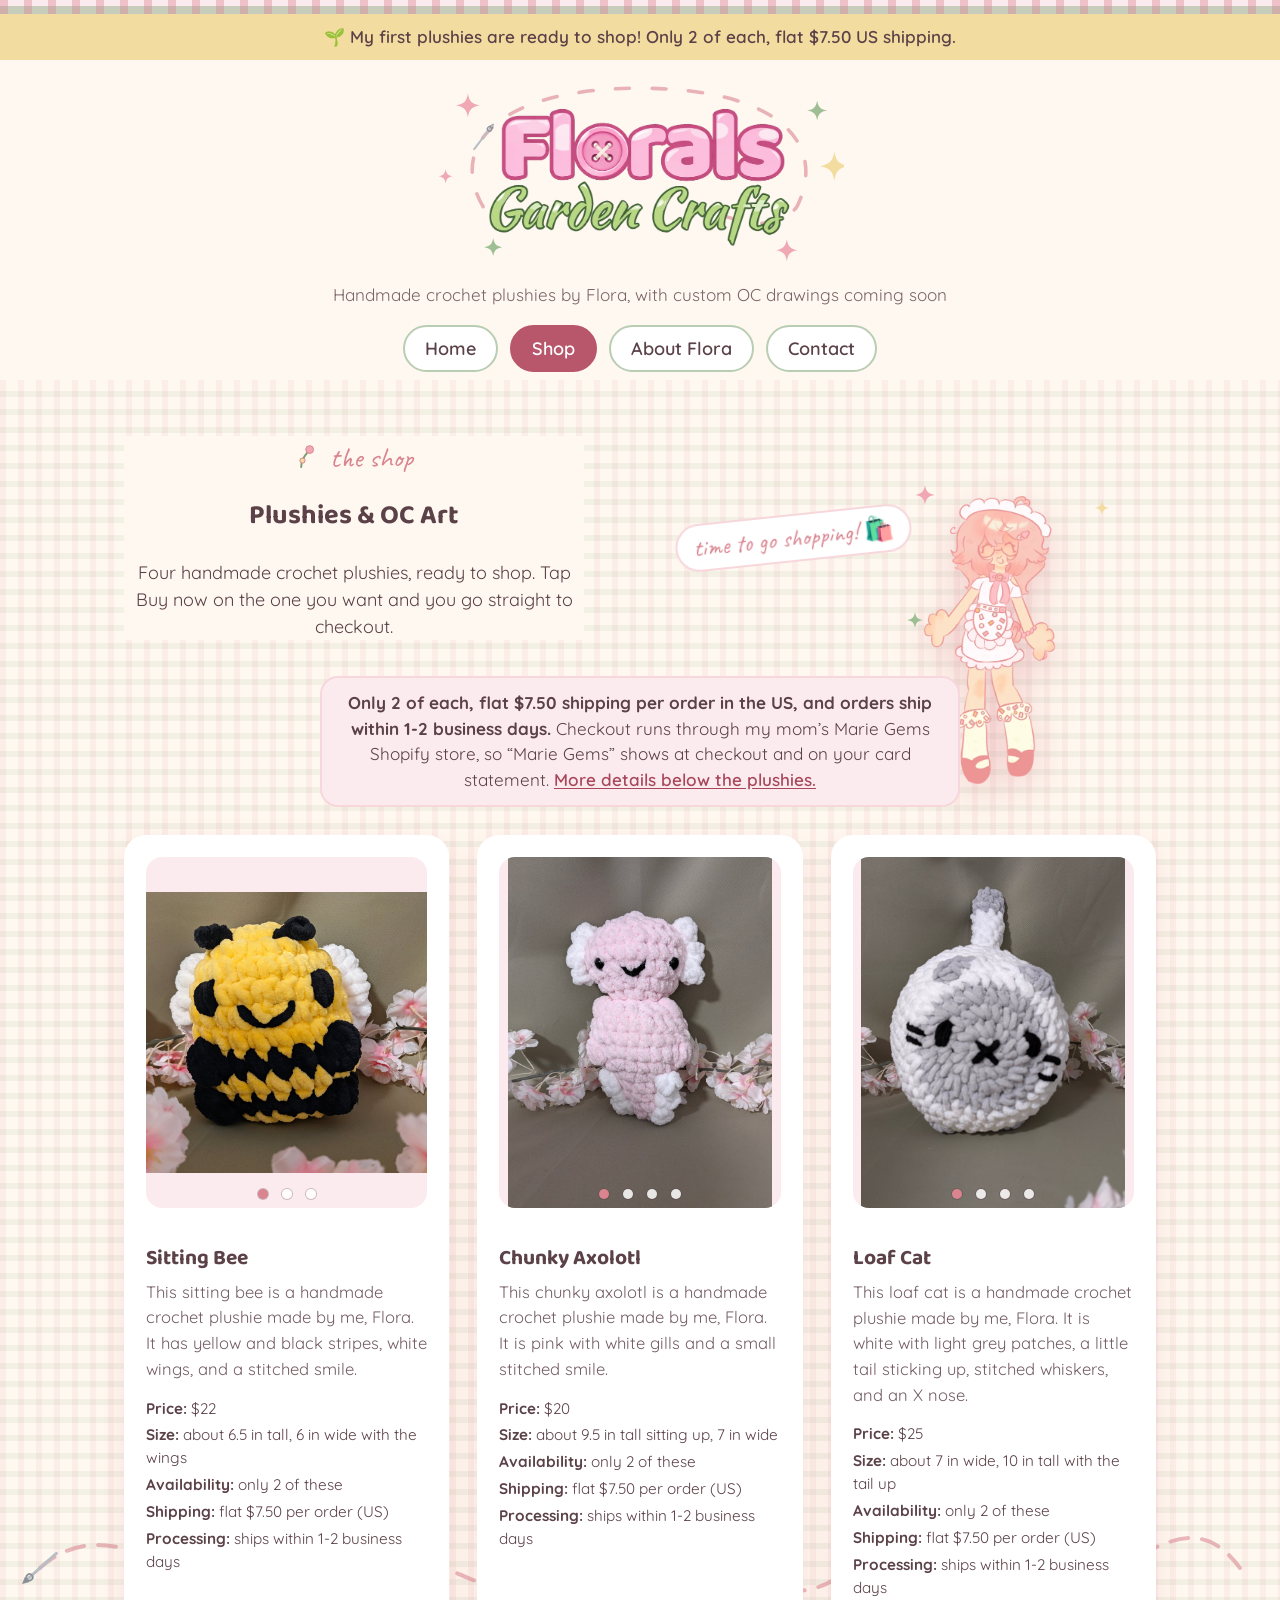
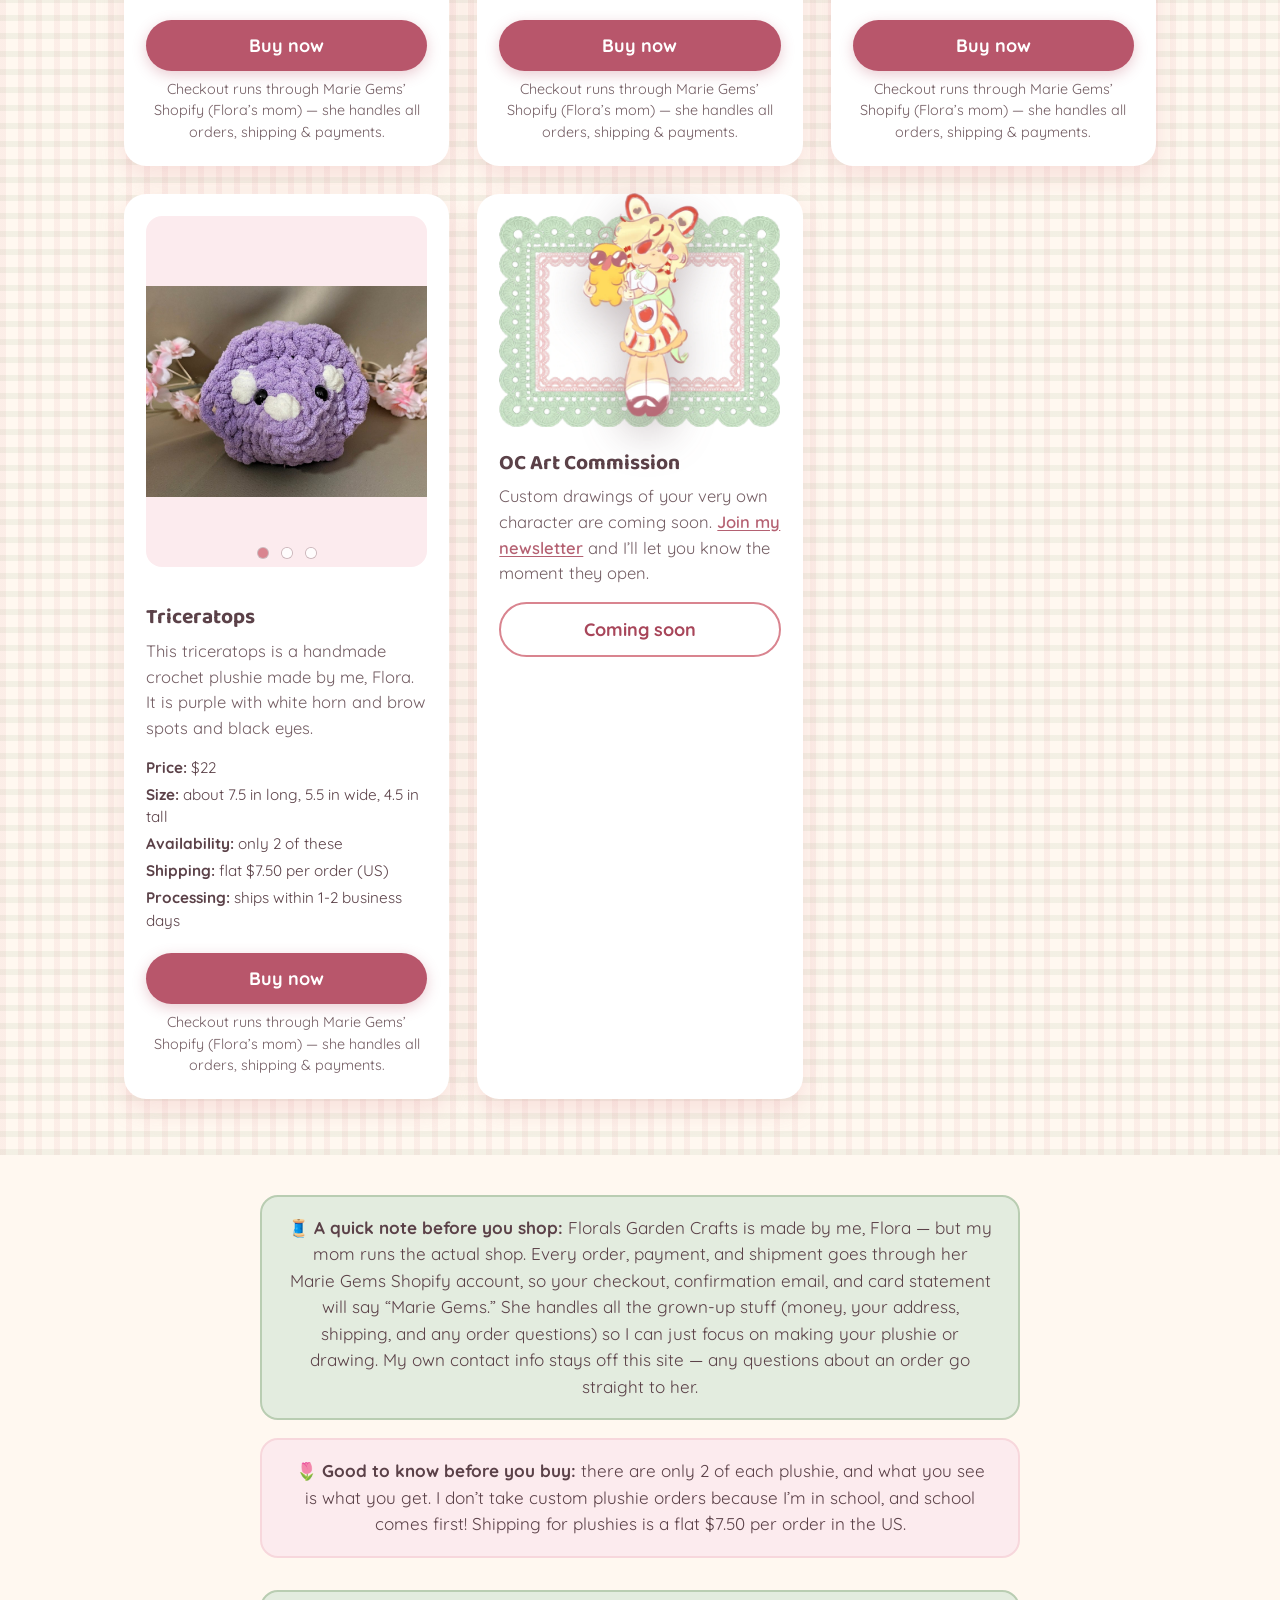
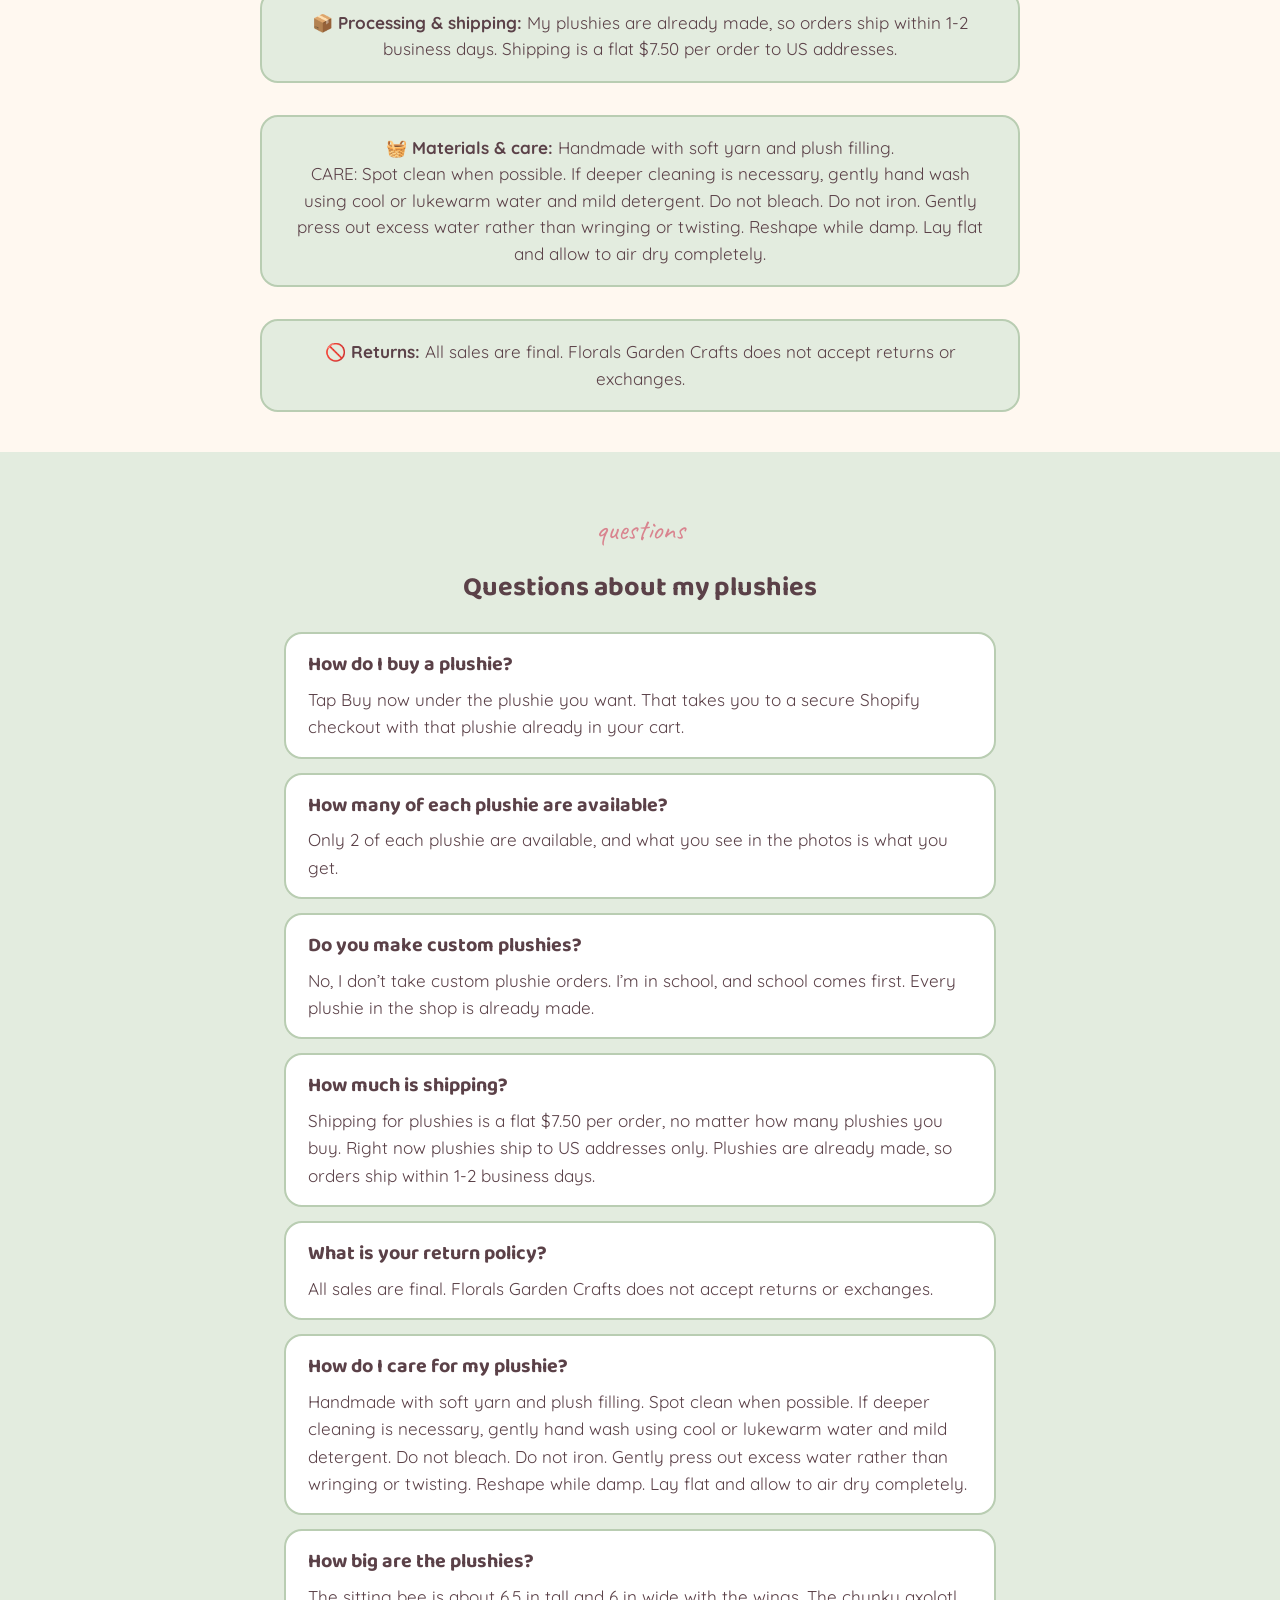
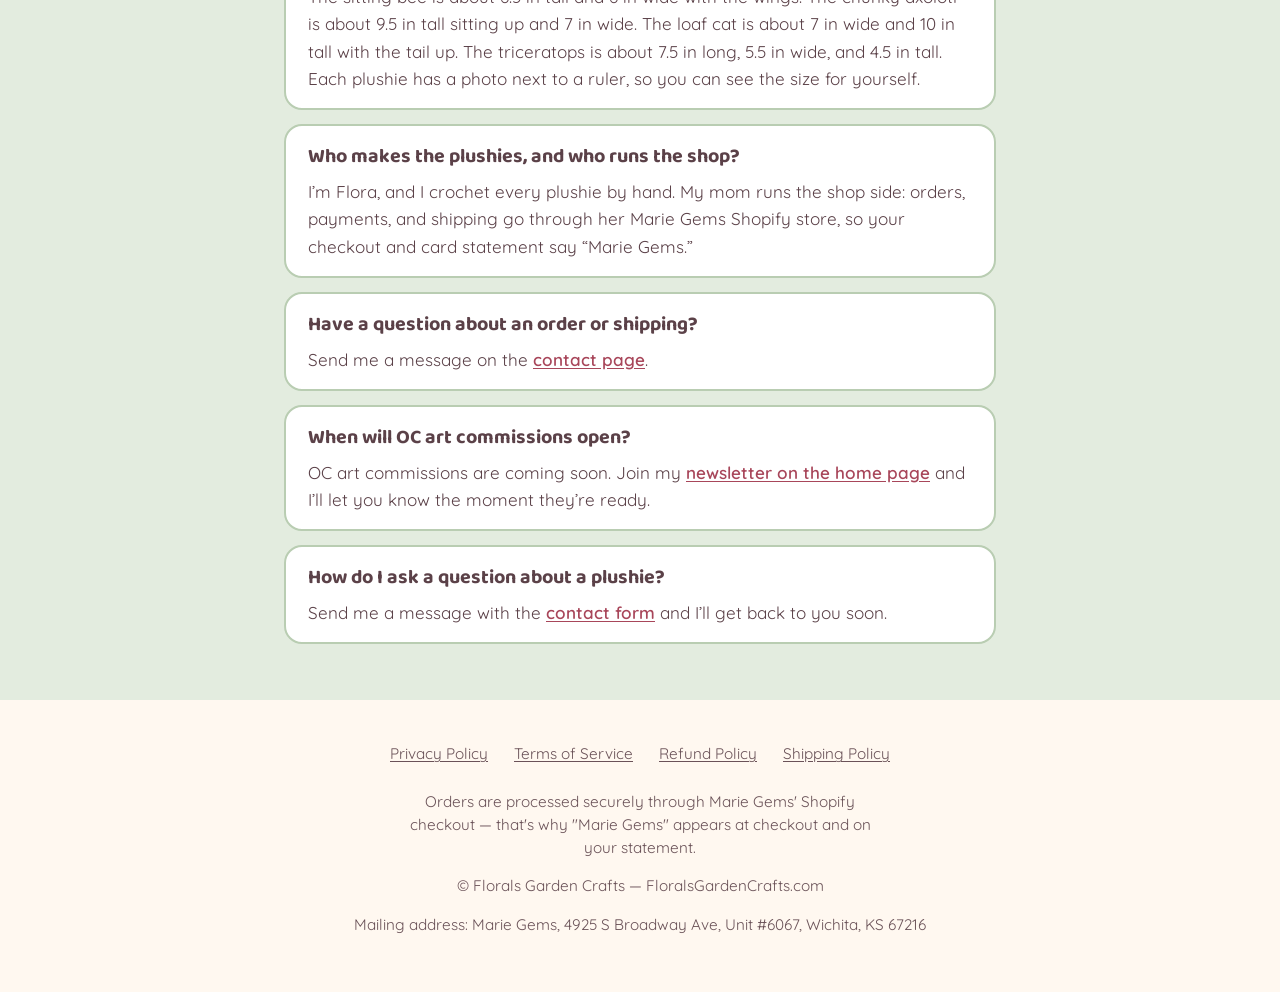
<file: shop.html>
<!DOCTYPE html>
<html lang="en">
<head>
<meta name="p:domain_verify" content="733223d388e5ca32b234dba8e64383e3"/>
<meta charset="UTF-8">
<meta name="viewport" content="width=device-width, initial-scale=1.0">
<title>Shop Handmade Crochet Plushies | Florals Garden Crafts</title>
<meta name="description" content="Handmade crochet plushies by Flora: sitting bee $22, chunky axolotl $20, loaf cat $25, triceratops $22. Only 2 of each. Flat $7.50 US shipping. Buy now.">
<meta name="robots" content="index, follow, max-image-preview:large">
<link rel="canonical" href="https://floralsgardencrafts.com/shop.html">
<meta name="theme-color" content="#F7D7DC">
<link rel="icon" href="favicon.ico" sizes="any">
<link rel="apple-touch-icon" href="apple-touch-icon.png">
<meta property="og:type" content="website">
<meta property="og:site_name" content="Florals Garden Crafts">
<meta property="og:title" content="Shop Handmade Crochet Plushies | Florals Garden Crafts">
<meta property="og:description" content="Handmade crochet plushies by Flora: sitting bee $22, chunky axolotl $20, loaf cat $25, triceratops $22. Only 2 of each. Flat $7.50 US shipping. Buy now.">
<meta property="og:url" content="https://floralsgardencrafts.com/shop.html">
<meta property="og:image" content="https://floralsgardencrafts.com/og-image.jpg">
<meta property="og:image:width" content="1200">
<meta property="og:image:height" content="630">
<meta property="og:image:alt" content="Florals Garden Crafts logo above four handmade crochet plushies: a sitting bee, a chunky axolotl, a loaf cat and a triceratops">
<meta name="twitter:card" content="summary_large_image">
<meta name="twitter:title" content="Shop Handmade Crochet Plushies | Florals Garden Crafts">
<meta name="twitter:description" content="Handmade crochet plushies by Flora: sitting bee $22, chunky axolotl $20, loaf cat $25, triceratops $22. Only 2 of each. Flat $7.50 US shipping. Buy now.">
<meta name="twitter:image" content="https://floralsgardencrafts.com/og-image.jpg">
<link rel="preconnect" href="https://fonts.googleapis.com">
<link rel="preconnect" href="https://fonts.gstatic.com" crossorigin>
<link rel="stylesheet" href="https://fonts.googleapis.com/css2?family=Baloo+2:wght@500;700;800&family=Caveat:wght@600;700&family=Quicksand:wght@400;500;600;700&display=swap">
<link rel="stylesheet" href="style.css?v=20260926a">
<script type="application/ld+json">
{
  "@context": "https://schema.org",
  "@graph": [
    {
      "@type": "Organization",
      "@id": "https://floralsgardencrafts.com/#organization",
      "name": "Florals Garden Crafts",
      "url": "https://floralsgardencrafts.com/",
      "logo": {
        "@type": "ImageObject",
        "url": "https://floralsgardencrafts.com/assets/logo.png",
        "width": 900,
        "height": 469
      },
      "description": "Florals Garden Crafts is a small handmade shop by Flora. She crochets plushies by hand and will offer custom OC (original character) drawings soon. Orders check out through the Marie Gems Shopify store, which Flora's mom runs.",
      "contactPoint": {
        "@type": "ContactPoint",
        "contactType": "customer support",
        "url": "https://floralsgardencrafts.com/contact.html"
      }
    },
    {
      "@type": "WebSite",
      "@id": "https://floralsgardencrafts.com/#website",
      "url": "https://floralsgardencrafts.com/",
      "name": "Florals Garden Crafts",
      "inLanguage": "en-US",
      "publisher": {
        "@id": "https://floralsgardencrafts.com/#organization"
      }
    },
    {
      "@id": "https://floralsgardencrafts.com/shop.html#webpage",
      "url": "https://floralsgardencrafts.com/shop.html",
      "name": "Shop Handmade Crochet Plushies | Florals Garden Crafts",
      "description": "Handmade crochet plushies by Flora: sitting bee $22, chunky axolotl $20, loaf cat $25, triceratops $22. Only 2 of each. Flat $7.50 US shipping. Buy now.",
      "inLanguage": "en-US",
      "isPartOf": {
        "@id": "https://floralsgardencrafts.com/#website"
      },
      "about": {
        "@id": "https://floralsgardencrafts.com/#organization"
      },
      "primaryImageOfPage": {
        "@type": "ImageObject",
        "url": "https://floralsgardencrafts.com/og-image.jpg",
        "width": 1200,
        "height": 630
      },
      "@type": "CollectionPage",
      "mainEntity": {
        "@id": "https://floralsgardencrafts.com/shop.html#products"
      }
    },
    {
      "@type": "ItemList",
      "@id": "https://floralsgardencrafts.com/shop.html#products",
      "name": "Handmade crochet plushies",
      "itemListElement": [
        {
          "@type": "ListItem",
          "position": 1,
          "item": {
            "@id": "https://floralsgardencrafts.com/shop.html#sitting-bee"
          }
        },
        {
          "@type": "ListItem",
          "position": 2,
          "item": {
            "@id": "https://floralsgardencrafts.com/shop.html#chunky-axolotl"
          }
        },
        {
          "@type": "ListItem",
          "position": 3,
          "item": {
            "@id": "https://floralsgardencrafts.com/shop.html#loaf-cat"
          }
        },
        {
          "@type": "ListItem",
          "position": 4,
          "item": {
            "@id": "https://floralsgardencrafts.com/shop.html#triceratops"
          }
        }
      ]
    },
    {
      "@type": "Product",
      "@id": "https://floralsgardencrafts.com/shop.html#sitting-bee",
      "name": "Sitting Bee Crochet Plushie",
      "description": "A handmade crochet sitting bee plushie made by Flora. It has yellow and black stripes, white wings, and a stitched smile. About 6.5 in tall and 6 in wide with the wings.",
      "image": [
        "https://floralsgardencrafts.com/assets/products/slides/sitting-bee-crochet-plushie-1.jpg",
        "https://floralsgardencrafts.com/assets/products/slides/sitting-bee-crochet-plushie-2.jpg",
        "https://floralsgardencrafts.com/assets/products/slides/sitting-bee-crochet-plushie-3.jpg"
      ],
      "sku": "FGC-PLUSH-BEE",
      "brand": {
        "@type": "Brand",
        "name": "Florals Garden Crafts"
      },
      "offers": {
        "@type": "Offer",
        "url": "https://floralsgardencrafts.com/shop.html#sitting-bee",
        "priceCurrency": "USD",
        "price": "22.00",
        "availability": "https://schema.org/InStock",
        "itemCondition": "https://schema.org/NewCondition",
        "shippingDetails": {
          "@type": "OfferShippingDetails",
          "shippingRate": {
            "@type": "MonetaryAmount",
            "value": "7.50",
            "currency": "USD"
          },
          "shippingDestination": {
            "@type": "DefinedRegion",
            "addressCountry": "US"
          },
          "deliveryTime": {
            "@type": "ShippingDeliveryTime",
            "handlingTime": {
              "@type": "QuantitativeValue",
              "minValue": 1,
              "maxValue": 2,
              "unitCode": "DAY"
            }
          }
        }
      }
    },
    {
      "@type": "Product",
      "@id": "https://floralsgardencrafts.com/shop.html#chunky-axolotl",
      "name": "Chunky Axolotl Crochet Plushie",
      "description": "A handmade crochet chunky axolotl plushie made by Flora. It is pink with white gills and a small stitched smile. About 9.5 in tall sitting up and 7 in wide.",
      "image": [
        "https://floralsgardencrafts.com/assets/products/slides/chunky-axolotl-crochet-plushie-1.jpg",
        "https://floralsgardencrafts.com/assets/products/slides/chunky-axolotl-crochet-plushie-2.jpg",
        "https://floralsgardencrafts.com/assets/products/slides/chunky-axolotl-crochet-plushie-3.jpg",
        "https://floralsgardencrafts.com/assets/products/slides/chunky-axolotl-crochet-plushie-4.jpg"
      ],
      "sku": "FGC-PLUSH-AXOLOTL",
      "brand": {
        "@type": "Brand",
        "name": "Florals Garden Crafts"
      },
      "offers": {
        "@type": "Offer",
        "url": "https://floralsgardencrafts.com/shop.html#chunky-axolotl",
        "priceCurrency": "USD",
        "price": "20.00",
        "availability": "https://schema.org/InStock",
        "itemCondition": "https://schema.org/NewCondition",
        "shippingDetails": {
          "@type": "OfferShippingDetails",
          "shippingRate": {
            "@type": "MonetaryAmount",
            "value": "7.50",
            "currency": "USD"
          },
          "shippingDestination": {
            "@type": "DefinedRegion",
            "addressCountry": "US"
          },
          "deliveryTime": {
            "@type": "ShippingDeliveryTime",
            "handlingTime": {
              "@type": "QuantitativeValue",
              "minValue": 1,
              "maxValue": 2,
              "unitCode": "DAY"
            }
          }
        }
      }
    },
    {
      "@type": "Product",
      "@id": "https://floralsgardencrafts.com/shop.html#loaf-cat",
      "name": "Loaf Cat Crochet Plushie",
      "description": "A handmade crochet loaf cat plushie made by Flora. It is white with light grey patches, a little tail sticking up, stitched whiskers, and an X nose. About 7 in wide and 10 in tall with the tail up.",
      "image": [
        "https://floralsgardencrafts.com/assets/products/slides/loaf-cat-crochet-plushie-1.jpg",
        "https://floralsgardencrafts.com/assets/products/slides/loaf-cat-crochet-plushie-2.jpg",
        "https://floralsgardencrafts.com/assets/products/slides/loaf-cat-crochet-plushie-3.jpg",
        "https://floralsgardencrafts.com/assets/products/slides/loaf-cat-crochet-plushie-4.jpg"
      ],
      "sku": "FGC-PLUSH-LOAFCAT",
      "brand": {
        "@type": "Brand",
        "name": "Florals Garden Crafts"
      },
      "offers": {
        "@type": "Offer",
        "url": "https://floralsgardencrafts.com/shop.html#loaf-cat",
        "priceCurrency": "USD",
        "price": "25.00",
        "availability": "https://schema.org/InStock",
        "itemCondition": "https://schema.org/NewCondition",
        "shippingDetails": {
          "@type": "OfferShippingDetails",
          "shippingRate": {
            "@type": "MonetaryAmount",
            "value": "7.50",
            "currency": "USD"
          },
          "shippingDestination": {
            "@type": "DefinedRegion",
            "addressCountry": "US"
          },
          "deliveryTime": {
            "@type": "ShippingDeliveryTime",
            "handlingTime": {
              "@type": "QuantitativeValue",
              "minValue": 1,
              "maxValue": 2,
              "unitCode": "DAY"
            }
          }
        }
      }
    },
    {
      "@type": "Product",
      "@id": "https://floralsgardencrafts.com/shop.html#triceratops",
      "name": "Triceratops Crochet Plushie",
      "description": "A handmade crochet triceratops plushie made by Flora. It is purple with white horn and brow spots and black eyes. About 7.5 in long, 5.5 in wide and 4.5 in tall.",
      "image": [
        "https://floralsgardencrafts.com/assets/products/slides/triceratops-crochet-plushie-1.jpg",
        "https://floralsgardencrafts.com/assets/products/slides/triceratops-crochet-plushie-2.jpg",
        "https://floralsgardencrafts.com/assets/products/slides/triceratops-crochet-plushie-3.jpg"
      ],
      "sku": "FGC-PLUSH-TRICERA",
      "brand": {
        "@type": "Brand",
        "name": "Florals Garden Crafts"
      },
      "offers": {
        "@type": "Offer",
        "url": "https://floralsgardencrafts.com/shop.html#triceratops",
        "priceCurrency": "USD",
        "price": "22.00",
        "availability": "https://schema.org/InStock",
        "itemCondition": "https://schema.org/NewCondition",
        "shippingDetails": {
          "@type": "OfferShippingDetails",
          "shippingRate": {
            "@type": "MonetaryAmount",
            "value": "7.50",
            "currency": "USD"
          },
          "shippingDestination": {
            "@type": "DefinedRegion",
            "addressCountry": "US"
          },
          "deliveryTime": {
            "@type": "ShippingDeliveryTime",
            "handlingTime": {
              "@type": "QuantitativeValue",
              "minValue": 1,
              "maxValue": 2,
              "unitCode": "DAY"
            }
          }
        }
      }
    },
    {
      "@type": "FAQPage",
      "@id": "https://floralsgardencrafts.com/shop.html#faq",
      "mainEntity": [
        {
          "@type": "Question",
          "name": "How do I buy a plushie?",
          "acceptedAnswer": {
            "@type": "Answer",
            "text": "Tap Buy now under the plushie you want. That takes you to a secure Shopify checkout with that plushie already in your cart."
          }
        },
        {
          "@type": "Question",
          "name": "How many of each plushie are available?",
          "acceptedAnswer": {
            "@type": "Answer",
            "text": "Only 2 of each plushie are available, and what you see in the photos is what you get."
          }
        },
        {
          "@type": "Question",
          "name": "Do you make custom plushies?",
          "acceptedAnswer": {
            "@type": "Answer",
            "text": "No, I don't take custom plushie orders. I'm in school, and school comes first. Every plushie in the shop is already made."
          }
        },
        {
          "@type": "Question",
          "name": "How much is shipping?",
          "acceptedAnswer": {
            "@type": "Answer",
            "text": "Shipping for plushies is a flat $7.50 per order, no matter how many plushies you buy. Right now plushies ship to US addresses only. Plushies are already made, so orders ship within 1-2 business days."
          }
        },
        {
          "@type": "Question",
          "name": "What is your return policy?",
          "acceptedAnswer": {
            "@type": "Answer",
            "text": "All sales are final. Florals Garden Crafts does not accept returns or exchanges."
          }
        },
        {
          "@type": "Question",
          "name": "How do I care for my plushie?",
          "acceptedAnswer": {
            "@type": "Answer",
            "text": "Handmade with soft yarn and plush filling. Spot clean when possible. If deeper cleaning is necessary, gently hand wash using cool or lukewarm water and mild detergent. Do not bleach. Do not iron. Gently press out excess water rather than wringing or twisting. Reshape while damp. Lay flat and allow to air dry completely."
          }
        },
        {
          "@type": "Question",
          "name": "How big are the plushies?",
          "acceptedAnswer": {
            "@type": "Answer",
            "text": "The sitting bee is about 6.5 in tall and 6 in wide with the wings. The chunky axolotl is about 9.5 in tall sitting up and 7 in wide. The loaf cat is about 7 in wide and 10 in tall with the tail up. The triceratops is about 7.5 in long, 5.5 in wide, and 4.5 in tall. Each plushie has a photo next to a ruler, so you can see the size for yourself."
          }
        },
        {
          "@type": "Question",
          "name": "Who makes the plushies, and who runs the shop?",
          "acceptedAnswer": {
            "@type": "Answer",
            "text": "I'm Flora, and I crochet every plushie by hand. My mom runs the shop side: orders, payments, and shipping go through her Marie Gems Shopify store, so your checkout and card statement say \"Marie Gems.\""
          }
        },
        {
          "@type": "Question",
          "name": "Have a question about an order or shipping?",
          "acceptedAnswer": {
            "@type": "Answer",
            "text": "Send me a message on the contact page."
          }
        },
        {
          "@type": "Question",
          "name": "When will OC art commissions open?",
          "acceptedAnswer": {
            "@type": "Answer",
            "text": "OC art commissions are coming soon. Join my newsletter on the home page and I'll let you know the moment they're ready."
          }
        },
        {
          "@type": "Question",
          "name": "How do I ask a question about a plushie?",
          "acceptedAnswer": {
            "@type": "Answer",
            "text": "Send me a message with the contact form and I'll get back to you soon."
          }
        }
      ]
    }
  ]
}
</script>
<!-- Google Analytics 4 (property "Florals Garden Crafts") -->
<script async src="https://www.googletagmanager.com/gtag/js?id=G-3PBQK52PBM"></script>
<script>window.dataLayer=window.dataLayer||[];function gtag(){dataLayer.push(arguments);}gtag('js',new Date());gtag('config','G-3PBQK52PBM');</script>
</head>
<body>
<a class="skip-link" href="#main">Skip to main content</a>

<div class="gingham-strip"></div>
<div class="coming-soon-banner">🌱 My first plushies are ready to shop! Only 2 of each, flat $7.50 US shipping.</div>

<header class="site-header wrap">
  <a href="/" class="wordmark">
    <div class="logo-frame">
      <svg class="logo-swoosh" viewBox="0 0 400 210" aria-hidden="true">
        <defs>
          <path id="fgc-sparkle" d="M0,-9 C1,-3 3,-1 9,0 C3,1 1,3 0,9 C-1,3 -3,1 -9,0 C-3,-1 -1,-3 0,-9 Z"/>
        </defs>
        <path id="logoSwooshPath" class="logo-swoosh-yarn" d="M45,135 C10,75 60,18 200,18 C340,18 385,75 355,135 C335,162 300,150 270,140" fill="none" stroke="#D9848F" stroke-width="3.5" stroke-linecap="round" opacity="0.6"/>
        <g transform="translate(30,35) scale(1.3)"><use href="#fgc-sparkle" class="logo-sparkle" fill="#F0A9B4" style="animation-delay: 0s;"/></g>
        <g transform="translate(375,40) scale(1.1)"><use href="#fgc-sparkle" class="logo-sparkle" fill="#9EBF93" style="animation-delay: 0.5s;"/></g>
        <g transform="translate(55,175) scale(1)"><use href="#fgc-sparkle" class="logo-sparkle" fill="#9EBF93" style="animation-delay: 1s;"/></g>
        <g transform="translate(345,178) scale(1.2)"><use href="#fgc-sparkle" class="logo-sparkle" fill="#F0A9B4" style="animation-delay: 1.5s;"/></g>
        <g transform="translate(392,95) scale(1.6)"><use href="#fgc-sparkle" class="logo-sparkle" fill="#F3DCA0" style="animation-delay: 0.8s;"/></g>
        <g transform="translate(8,105) scale(0.8)"><use href="#fgc-sparkle" class="logo-sparkle" fill="#F0A9B4" style="animation-delay: 1.9s;"/></g>
        <g class="logo-stitch-needle">
          <path d="M16,0 L11,-2.4 L11,2.4 Z" fill="#8A9096"/>
          <line x1="13" y1="0" x2="-16" y2="0" stroke="#B9BEC4" stroke-width="2" stroke-linecap="round"/>
          <circle cx="9" cy="0" r="2.2" fill="none" stroke="#8A9096" stroke-width="1.1"/>
          <animateMotion dur="16s" repeatCount="indefinite" rotate="auto">
            <mpath href="#logoSwooshPath"/>
          </animateMotion>
        </g>
      </svg>
      <img src="assets/logo.webp" alt="Florals Garden Crafts" class="site-logo" width="900" height="469">
    </div>
  </a>
  <p class="tagline">Handmade crochet plushies by Flora, with custom OC drawings coming soon</p>
  <input type="checkbox" id="nav-toggle" class="nav-toggle-checkbox" aria-label="Menu">
  <label for="nav-toggle" class="nav-toggle-label" aria-label="Toggle menu">
    <span></span><span></span><span></span>
  </label>
  <nav class="main-nav">
    <a href="/">Home</a>
    <a href="shop.html" class="active">Shop</a>
    <a href="/#about">About Flora</a>
    <a href="contact.html">Contact</a>
  </nav>
</header>

<main id="main">

<section class="pink-gingham-bg">
  <div class="wrap weave-host">
    <div class="stitch-overlay">
      <svg class="stitch-yarn-svg" viewBox="0 0 1160 200" aria-hidden="true">
        <path class="stitch-yarn" d="M -20,100 C 70,20 160,180 250,100 C 340,20 430,180 520,100 C 610,20 700,180 790,100 C 880,20 970,180 1060,100 C 1120,60 1150,60 1180,100"/>
      </svg>
      <svg class="stitch-needle" width="52" height="16" viewBox="0 0 52 16" aria-hidden="true">
        <line x1="6" y1="8" x2="48" y2="8" stroke="#B9BEC4" stroke-width="3" stroke-linecap="round"/>
        <circle cx="12" cy="8" r="3.2" fill="none" stroke="#8A9096" stroke-width="1.6"/>
        <path d="M2,8 L9,4.5 L9,11.5 Z" fill="#8A9096"/>
      </svg>
    </div>
    <div class="stitch-overlay-mobile" style="top: -50px; width: 220px; height: 850px;">
      <svg class="stitch-yarn-svg" viewBox="0 0 220 850" aria-hidden="true">
        <path class="stitch-yarn" d="M 110,10 C 20,110 200,210 110,310 C 20,410 200,510 110,610 C 20,700 90,760 110,850"/>
      </svg>
      <svg class="stitch-needle-v" width="16" height="52" viewBox="0 0 16 52" aria-hidden="true" style="offset-path: path('M 110,10 C 20,110 200,210 110,310 C 20,410 200,510 110,610 C 20,700 90,760 110,850');">
        <line x1="8" y1="6" x2="8" y2="48" stroke="#B9BEC4" stroke-width="3" stroke-linecap="round"/>
        <circle cx="8" cy="12" r="3.2" fill="none" stroke="#8A9096" stroke-width="1.6"/>
        <path d="M8,2 L11.5,9 L4.5,9 Z" fill="#8A9096"/>
      </svg>
    </div>
    <div class="center above-stitch" style="margin-bottom: 36px; max-width: 460px;">
      <div class="eyebrow-row" style="justify-content: center;">
        <svg class="mini-flourish" width="26" height="26" viewBox="0 0 40 40" fill="none" aria-hidden="true">
          <path d="M8 34 C8 20 16 14 20 8" stroke="#7A9D6E" stroke-width="3" stroke-linecap="round"/>
          <circle cx="21" cy="7" r="6" fill="#F0A9B4" stroke="#D9848F" stroke-width="1.5"/>
          <circle cx="10" cy="24" r="4" fill="#F3DCA0" stroke="#D9848F" stroke-width="1.5"/>
        </svg>
        <span class="eyebrow">the shop</span>
      </div>
      <h1>
        <span class="stitch-word" style="animation-delay: 0.1s;">Plushies &amp;</span>
        <span class="stitch-word" style="animation-delay: 0.3s;">OC Art</span>
      </h1>
      <p>Four handmade crochet plushies, ready to shop. Tap Buy now on the one you want and you go straight to checkout.</p>
    </div>

    <div class="mascot-hero-wrap" style="top: 60px; right: 8%;">
      <span class="mascot-tag mascot-tag-long">time to go shopping! 🛍️</span>
      <span class="mascot-img-wrap">
        <img src="assets/mascot-flora.webp" alt="Florals Garden Crafts mascot — a pink-haired chibi character in a lace-trimmed dress, one of Flora's own OC drawings" class="mascot-hero" width="440" height="743">
        <svg class="mascot-sparkle" viewBox="0 0 20 20" style="top: -12px; left: -10px; animation-delay: 0s;" aria-hidden="true"><path d="M10,1 C11,7 13,9 19,10 C13,11 11,13 10,19 C9,13 7,11 1,10 C7,9 9,7 10,1 Z" fill="#F0A9B4"/></svg>
        <svg class="mascot-sparkle" viewBox="0 0 20 20" style="top: 4px; right: -16px; width: 16px; height: 16px; animation-delay: 0.6s;" aria-hidden="true"><path d="M10,1 C11,7 13,9 19,10 C13,11 11,13 10,19 C9,13 7,11 1,10 C7,9 9,7 10,1 Z" fill="#F3DCA0"/></svg>
        <svg class="mascot-sparkle" viewBox="0 0 20 20" style="top: 40%; left: -18px; width: 18px; height: 18px; animation-delay: 1.1s;" aria-hidden="true"><path d="M10,1 C11,7 13,9 19,10 C13,11 11,13 10,19 C9,13 7,11 1,10 C7,9 9,7 10,1 Z" fill="#9EBF93"/></svg>
      </span>
    </div>

    <div class="shop-note">
      <p><b>Only 2 of each, flat $7.50 shipping per order in the US, and orders ship within 1-2 business days.</b> Checkout runs through my mom&rsquo;s Marie Gems Shopify store, so &ldquo;Marie Gems&rdquo; shows at checkout and on your card statement. <a class="text-link" href="#policies">More details below the plushies.</a></p>
    </div>

    <h2 class="sr-only">Handmade crochet plushies and OC art</h2>
    <div class="grid-cards">

      <!-- Each plushie has 2 in stock. When one sells out, replace its Buy now link with
           <span class="btn-pill outline btn-block">Sold out</span> (Shopify blocks overselling at checkout),
           and set that product's "availability" in the JSON-LD block in this page's <head> to https://schema.org/SoldOut. -->

      <div id="sitting-bee" class="scallop-card reveal" style="transition-delay: 0s;">
        <div class="slideshow" data-slideshow role="group" aria-roledescription="carousel" aria-label="Sitting Bee photos">
          <img class="slide is-active" src="assets/products/slides/sitting-bee-crochet-plushie-1.jpg" alt="Yellow and black crochet sitting bee plushie with white wings, front view" width="1000" height="1000" loading="lazy">
          <img class="slide" src="assets/products/slides/sitting-bee-crochet-plushie-2.jpg" alt="Back view of the yellow and black crochet sitting bee plushie showing its white wings" width="1000" height="1000" loading="lazy">
          <img class="slide" src="assets/products/slides/sitting-bee-crochet-plushie-3.jpg" alt="Three-quarter view of the crochet sitting bee plushie next to a ruler for size" width="980" height="1000" loading="lazy">
          <div class="slideshow-dots"></div>
        </div>
        <h3 style="margin-bottom:4px;">Sitting Bee</h3>
        <p class="product-desc">This sitting bee is a handmade crochet plushie made by me, Flora. It has yellow and black stripes, white wings, and a stitched smile.</p>
        <ul class="listing-detail">
          <li><b>Price:</b> $22</li>
          <li><b>Size:</b> about 6.5 in tall, 6 in wide with the wings</li>
          <li><b>Availability:</b> only 2 of these</li>
          <li><b>Shipping:</b> flat $7.50 per order (US)</li>
          <li><b>Processing:</b> ships within 1-2 business days</li>
        </ul>
        <!-- Buy now goes straight to Shopify checkout with this exact plushie (variant 50215927349303, product gid://shopify/Product/10195114065975). -->
        <a class="btn-pill btn-block" href="https://mariegems.com/cart/50215927349303:1" aria-label="Buy now: Sitting Bee plushie, $22">Buy now</a>
        <p style="font-size:0.8rem; opacity:0.85; margin:8px 0 0; text-align:center;">Checkout runs through Marie Gems&rsquo; Shopify (Flora&rsquo;s mom) — she handles all orders, shipping &amp; payments.</p>
      </div>

      <div id="chunky-axolotl" class="scallop-card reveal" style="transition-delay: 0.1s;">
        <div class="slideshow" data-slideshow role="group" aria-roledescription="carousel" aria-label="Chunky Axolotl photos">
          <img class="slide is-active" src="assets/products/slides/chunky-axolotl-crochet-plushie-1.jpg" alt="Pink chunky crochet axolotl plushie with white gills and a stitched smile, front view" width="751" height="1000" loading="lazy">
          <img class="slide" src="assets/products/slides/chunky-axolotl-crochet-plushie-2.jpg" alt="Chunky crochet axolotl plushie standing next to a ruler for size" width="751" height="1000" loading="lazy">
          <img class="slide" src="assets/products/slides/chunky-axolotl-crochet-plushie-3.jpg" alt="Pink chunky crochet axolotl plushie lying on its side next to a ruler" width="751" height="1000" loading="lazy">
          <img class="slide" src="assets/products/slides/chunky-axolotl-crochet-plushie-4.jpg" alt="Back view of the chunky crochet axolotl plushie lying on its side, showing its white feet" width="751" height="1000" loading="lazy">
          <div class="slideshow-dots"></div>
        </div>
        <h3 style="margin-bottom:4px;">Chunky Axolotl</h3>
        <p class="product-desc">This chunky axolotl is a handmade crochet plushie made by me, Flora. It is pink with white gills and a small stitched smile.</p>
        <ul class="listing-detail">
          <li><b>Price:</b> $20</li>
          <li><b>Size:</b> about 9.5 in tall sitting up, 7 in wide</li>
          <li><b>Availability:</b> only 2 of these</li>
          <li><b>Shipping:</b> flat $7.50 per order (US)</li>
          <li><b>Processing:</b> ships within 1-2 business days</li>
        </ul>
        <!-- Buy now goes straight to Shopify checkout with this exact plushie (variant 50215927382071, product gid://shopify/Product/10195114098743). -->
        <a class="btn-pill btn-block" href="https://mariegems.com/cart/50215927382071:1" aria-label="Buy now: Chunky Axolotl plushie, $20">Buy now</a>
        <p style="font-size:0.8rem; opacity:0.85; margin:8px 0 0; text-align:center;">Checkout runs through Marie Gems&rsquo; Shopify (Flora&rsquo;s mom) — she handles all orders, shipping &amp; payments.</p>
      </div>

      <div id="loaf-cat" class="scallop-card reveal" style="transition-delay: 0.2s;">
        <div class="slideshow" data-slideshow role="group" aria-roledescription="carousel" aria-label="Loaf Cat photos">
          <img class="slide is-active" src="assets/products/slides/loaf-cat-crochet-plushie-1.jpg" alt="White crochet loaf cat plushie with a grey face patch, X nose, and stitched whiskers, front view" width="751" height="1000" loading="lazy">
          <img class="slide" src="assets/products/slides/loaf-cat-crochet-plushie-2.jpg" alt="Side view of the white crochet loaf cat plushie with its tail sticking up" width="751" height="1000" loading="lazy">
          <img class="slide" src="assets/products/slides/loaf-cat-crochet-plushie-3.jpg" alt="Back three-quarter view of the white crochet loaf cat plushie with a grey-tipped tail" width="751" height="1000" loading="lazy">
          <img class="slide" src="assets/products/slides/loaf-cat-crochet-plushie-4.jpg" alt="Front view of the crochet loaf cat plushie next to a ruler for size" width="751" height="1000" loading="lazy">
          <div class="slideshow-dots"></div>
        </div>
        <h3 style="margin-bottom:4px;">Loaf Cat</h3>
        <p class="product-desc">This loaf cat is a handmade crochet plushie made by me, Flora. It is white with light grey patches, a little tail sticking up, stitched whiskers, and an X nose.</p>
        <ul class="listing-detail">
          <li><b>Price:</b> $25</li>
          <li><b>Size:</b> about 7 in wide, 10 in tall with the tail up</li>
          <li><b>Availability:</b> only 2 of these</li>
          <li><b>Shipping:</b> flat $7.50 per order (US)</li>
          <li><b>Processing:</b> ships within 1-2 business days</li>
        </ul>
        <!-- Buy now goes straight to Shopify checkout with this exact plushie (variant 50215927414839, product gid://shopify/Product/10195114131511). -->
        <a class="btn-pill btn-block" href="https://mariegems.com/cart/50215927414839:1" aria-label="Buy now: Loaf Cat plushie, $25">Buy now</a>
        <p style="font-size:0.8rem; opacity:0.85; margin:8px 0 0; text-align:center;">Checkout runs through Marie Gems&rsquo; Shopify (Flora&rsquo;s mom) — she handles all orders, shipping &amp; payments.</p>
      </div>

      <div id="triceratops" class="scallop-card reveal" style="transition-delay: 0.3s;">
        <div class="slideshow" data-slideshow role="group" aria-roledescription="carousel" aria-label="Triceratops photos">
          <img class="slide is-active" src="assets/products/slides/triceratops-crochet-plushie-1.jpg" alt="Purple crochet triceratops plushie with white horn and brow spots, front view" width="1000" height="750" loading="lazy">
          <img class="slide" src="assets/products/slides/triceratops-crochet-plushie-2.jpg" alt="Side view of the purple crochet triceratops plushie next to a ruler for size" width="1000" height="750" loading="lazy">
          <img class="slide" src="assets/products/slides/triceratops-crochet-plushie-3.jpg" alt="Front view of the purple crochet triceratops plushie next to a ruler" width="1000" height="750" loading="lazy">
          <div class="slideshow-dots"></div>
        </div>
        <h3 style="margin-bottom:4px;">Triceratops</h3>
        <p class="product-desc">This triceratops is a handmade crochet plushie made by me, Flora. It is purple with white horn and brow spots and black eyes.</p>
        <ul class="listing-detail">
          <li><b>Price:</b> $22</li>
          <li><b>Size:</b> about 7.5 in long, 5.5 in wide, 4.5 in tall</li>
          <li><b>Availability:</b> only 2 of these</li>
          <li><b>Shipping:</b> flat $7.50 per order (US)</li>
          <li><b>Processing:</b> ships within 1-2 business days</li>
        </ul>
        <!-- Buy now goes straight to Shopify checkout with this exact plushie (variant 50215927447607, product gid://shopify/Product/10195114164279). -->
        <a class="btn-pill btn-block" href="https://mariegems.com/cart/50215927447607:1" aria-label="Buy now: Triceratops plushie, $22">Buy now</a>
        <p style="font-size:0.8rem; opacity:0.85; margin:8px 0 0; text-align:center;">Checkout runs through Marie Gems&rsquo; Shopify (Flora&rsquo;s mom) — she handles all orders, shipping &amp; payments.</p>
      </div>

      <div id="oc-art" class="scallop-card reveal" style="transition-delay: 0.15s;">
        <div class="photo-frame">
          <img src="assets/oc-appie.webp" alt="Preview: a custom OC drawing sample by Flora — a bear-eared chibi character holding a small plush toy" class="photo-frame-pop" style="width: 42%; top: 42%;" width="300" height="572" loading="lazy">
        </div>
        <h3 style="margin-bottom:4px;">OC Art Commission</h3>
        <p class="product-desc" style="margin-bottom:16px;">Custom drawings of your very own character are coming soon. <a class="text-link" href="/#stay-tuned">Join my newsletter</a> and I&rsquo;ll let you know the moment they open.</p>
        <!--
          When OC art opens: make the Shopify product ACTIVE, then use a Buy now button linked the same way as the
          plushies (https://mariegems.com/cart/<variantId>:1) in place of the Coming soon pill below.
          Shopify product: gid://shopify/Product/7521604862007
        -->
        <div class="btn-pill outline" style="width:100%; text-align:center; cursor:default;">Coming soon</div>
      </div>

    </div>
  </div>
</section>

<section id="policies" class="before-you-buy">
  <div class="wrap">
    <div class="trust-box">
      <p>🧵 <b>A quick note before you shop:</b> Florals Garden Crafts is made by me, Flora — but my mom runs the actual shop. Every order, payment, and shipment goes through her Marie Gems Shopify account, so your checkout, confirmation email, and card statement will say &ldquo;Marie Gems.&rdquo; She handles all the grown-up stuff (money, your address, shipping, and any order questions) so I can just focus on making your plushie or drawing. My own contact info stays off this site — any questions about an order go straight to her.</p>
    </div>

    <div class="trust-box plushie-notes">
      <p>🌷 <b>Good to know before you buy:</b> there are only 2 of each plushie, and what you see is what you get. I don&rsquo;t take custom plushie orders because I&rsquo;m in school, and school comes first! Shipping for plushies is a flat $7.50 per order in the US.</p>
    </div>

    <div class="trust-box">
      <p>📦 <b>Processing &amp; shipping:</b> My plushies are already made, so orders ship within 1-2 business days. Shipping is a flat $7.50 per order to US addresses.</p>
    </div>

    <div class="trust-box">
      <p>🧺 <b>Materials &amp; care:</b> Handmade with soft yarn and plush filling.</p>
      <p>CARE: Spot clean when possible. If deeper cleaning is necessary, gently hand wash using cool or lukewarm water and mild detergent. Do not bleach. Do not iron. Gently press out excess water rather than wringing or twisting. Reshape while damp. Lay flat and allow to air dry completely.</p>
    </div>

    <div class="trust-box">
      <p>🚫 <b>Returns:</b> All sales are final. Florals Garden Crafts does not accept returns or exchanges.</p>
    </div>
  </div>
</section>

<section id="faq" class="sage-bg">
  <div class="wrap" style="max-width: 760px;">
    <div class="center reveal">
      <span class="eyebrow">questions</span>
      <h2>Questions about my plushies</h2>
    </div>
    <div class="faq-list reveal">
        <div class="faq-item">
          <h3>How do I buy a plushie?</h3>
          <p>Tap Buy now under the plushie you want. That takes you to a secure Shopify checkout with that plushie already in your cart.</p>
        </div>
        <div class="faq-item">
          <h3>How many of each plushie are available?</h3>
          <p>Only 2 of each plushie are available, and what you see in the photos is what you get.</p>
        </div>
        <div class="faq-item">
          <h3>Do you make custom plushies?</h3>
          <p>No, I don&rsquo;t take custom plushie orders. I&rsquo;m in school, and school comes first. Every plushie in the shop is already made.</p>
        </div>
        <div class="faq-item">
          <h3>How much is shipping?</h3>
          <p>Shipping for plushies is a flat $7.50 per order, no matter how many plushies you buy. Right now plushies ship to US addresses only. Plushies are already made, so orders ship within 1-2 business days.</p>
        </div>
        <div class="faq-item">
          <h3>What is your return policy?</h3>
          <p>All sales are final. Florals Garden Crafts does not accept returns or exchanges.</p>
        </div>
        <div class="faq-item">
          <h3>How do I care for my plushie?</h3>
          <p>Handmade with soft yarn and plush filling. Spot clean when possible. If deeper cleaning is necessary, gently hand wash using cool or lukewarm water and mild detergent. Do not bleach. Do not iron. Gently press out excess water rather than wringing or twisting. Reshape while damp. Lay flat and allow to air dry completely.</p>
        </div>
        <div class="faq-item">
          <h3>How big are the plushies?</h3>
          <p>The sitting bee is about 6.5 in tall and 6 in wide with the wings. The chunky axolotl is about 9.5 in tall sitting up and 7 in wide. The loaf cat is about 7 in wide and 10 in tall with the tail up. The triceratops is about 7.5 in long, 5.5 in wide, and 4.5 in tall. Each plushie has a photo next to a ruler, so you can see the size for yourself.</p>
        </div>
        <div class="faq-item">
          <h3>Who makes the plushies, and who runs the shop?</h3>
          <p>I&rsquo;m Flora, and I crochet every plushie by hand. My mom runs the shop side: orders, payments, and shipping go through her Marie Gems Shopify store, so your checkout and card statement say &ldquo;Marie Gems.&rdquo;</p>
        </div>
        <div class="faq-item">
          <h3>Have a question about an order or shipping?</h3>
          <p>Send me a message on the <a href="contact.html">contact page</a>.</p>
        </div>
        <div class="faq-item">
          <h3>When will OC art commissions open?</h3>
          <p>OC art commissions are coming soon. Join my <a href="/#stay-tuned">newsletter on the home page</a> and I&rsquo;ll let you know the moment they&rsquo;re ready.</p>
        </div>
        <div class="faq-item">
          <h3>How do I ask a question about a plushie?</h3>
          <p>Send me a message with the <a href="contact.html">contact form</a> and I&rsquo;ll get back to you soon.</p>
        </div>
    </div>
  </div>
</section>

</main>

<footer>
  <div class="wrap footer-links">
    <a href="https://checkout.shopify.com/55945855031/policies/24061313079.html?locale=en">Privacy Policy</a>
    <a href="https://checkout.shopify.com/55945855031/policies/24061345847.html?locale=en">Terms of Service</a>
    <a href="https://checkout.shopify.com/55945855031/policies/24061280311.html?locale=en">Refund Policy</a>
    <a href="https://checkout.shopify.com/55945855031/policies/24061378615.html?locale=en">Shipping Policy</a>
  </div>
  <p class="wrap footer-note">Orders are processed securely through Marie Gems' Shopify checkout — that's why "Marie Gems" appears at checkout and on your statement.</p>
  <p>&copy; Florals Garden Crafts — FloralsGardenCrafts.com</p>
  <p>Mailing address: Marie Gems, 4925 S Broadway Ave, Unit #6067, Wichita, KS 67216</p>
</footer>

<script src="scroll-reveal.js?v=20260926a"></script>
<script src="slideshow.js?v=20260926a"></script>
</body>
</html>
</file>
<file: style.css>
/* Florals Garden Crafts — shared styles
   Tokens per DESIGN.md "Florals Garden Crafts" section. */

/* Fonts (Baloo 2, Caveat, Quicksand) are loaded with <link> tags in each page's <head>,
   not @import here, so the browser can fetch them in parallel with this file. */

:root {
  --fgc-cream: #FFF8F0;
  --fgc-blush: #F7D7DC;
  --fgc-sage: #B9CDB2;
  --fgc-butter: #F3DCA0;
  --fgc-rose-deep: #D9848F;
  --fgc-ink: #5B4148;
  --fgc-rose-btn: #B8566B;    /* button fill: white text on it is 4.6:1 (the brand rose #D9848F is only 2.8:1 under white text) */
  --fgc-rose-text: #A8465A;   /* darker rose for small text links: 5.7:1 on white (the brand rose is 2.8:1) */

  --fgc-blush-soft: #FCEBEE;
  --fgc-sage-soft: #E3ECDF;
}

* { box-sizing: border-box; }

html, body {
  margin: 0;
  padding: 0;
  background: var(--fgc-cream);
  color: var(--fgc-ink);
  font-family: 'Quicksand', sans-serif;
  font-size: 18px;
  line-height: 1.5;
}

a { color: var(--fgc-rose-deep); }

img { max-width: 100%; display: block; }

/* ---------- Layout ---------- */

.wrap {
  max-width: 1080px;
  margin: 0 auto;
  padding: 0 24px;
}

/* ---------- Gingham texture strip ---------- */

.gingham-strip {
  height: 14px;
  width: 100%;
  background:
    repeating-linear-gradient(90deg, rgba(217,132,143,0.4) 0 8px, transparent 8px 24px),
    repeating-linear-gradient(0deg, rgba(122,157,110,0.4) 0 8px, transparent 8px 24px),
    var(--fgc-blush-soft);
}

.gingham-bg {
  background:
    repeating-linear-gradient(90deg, rgba(217,132,143,0.3) 0 8px, transparent 8px 24px),
    repeating-linear-gradient(0deg, rgba(122,157,110,0.3) 0 8px, transparent 8px 24px),
    var(--fgc-cream);
}

.polka-bg {
  background-image: radial-gradient(circle, rgba(217,132,143,0.3) 3px, transparent 3.5px);
  background-size: 26px 26px;
  background-color: var(--fgc-sage-soft);
}

.pink-gingham-bg {
  background:
    repeating-linear-gradient(90deg, rgba(217,132,143,0.09) 0 6px, transparent 6px 18px),
    repeating-linear-gradient(0deg, rgba(122,157,110,0.09) 0 6px, transparent 6px 18px),
    var(--fgc-cream);
}

/* ---------- Header / nav ---------- */

.site-header {
  position: relative;
  padding: 28px 0 8px;
  text-align: center;
}

.wordmark {
  display: inline-flex;
  text-decoration: none;
}

.logo-frame {
  position: relative;
  display: inline-block;
}

.logo-swoosh {
  position: absolute;
  top: -10%;
  left: -10%;
  width: 120%;
  height: 120%;
  z-index: 0;
  pointer-events: none;
}

.site-logo {
  position: relative;
  z-index: 1;
  width: 340px;
  max-width: 80vw;
  height: auto;
}

.logo-swoosh-yarn {
  stroke-dasharray: 14 22;
  animation: stitch-flow 7s linear infinite;
}

.logo-sparkle {
  animation: sparkle-twinkle 2.4s ease-in-out infinite;
  transform-box: fill-box;
  transform-origin: center;
}

@keyframes sparkle-twinkle {
  0%, 100% { opacity: 0.3; transform: scale(0.8); }
  50% { opacity: 1; transform: scale(1.15); }
}

.tagline {
  margin-top: 10px;
  font-size: 0.95rem;
  color: var(--fgc-ink);
  opacity: 0.8;
}

nav.main-nav {
  margin-top: 18px;
  display: flex;
  justify-content: center;
  gap: 12px;
  font-weight: 600;
}

nav.main-nav a {
  color: var(--fgc-ink);
  text-decoration: none;
  padding: 8px 20px;
  border-radius: 999px;
  border: 2px solid var(--fgc-sage);
  background: #fff;
}
nav.main-nav a:hover {
  border-color: var(--fgc-rose-deep);
}
nav.main-nav a.active {
  background: var(--fgc-rose-btn);
  border-color: var(--fgc-rose-btn);
  color: #fff;
}

/* ---------- Mobile nav toggle (checkbox hack, no JS) ---------- */

.nav-toggle-checkbox {
  display: none;
}

.nav-toggle-label {
  display: none;
  position: absolute;
  top: 32px;
  right: 24px;
  width: 32px;
  height: 24px;
  flex-direction: column;
  justify-content: space-between;
  cursor: pointer;
  z-index: 2;
}

.nav-toggle-label span {
  display: block;
  height: 3px;
  border-radius: 3px;
  background: var(--fgc-rose-deep);
  transition: transform 0.2s ease, opacity 0.2s ease;
}

@media (max-width: 700px) {
  .nav-toggle-label { display: flex; }

  /* The checkbox stays a real control (keyboard and screen reader reachable): invisible, 44x44, centered over the bars */
  .nav-toggle-checkbox {
    display: block;
    position: absolute;
    top: 22px;
    right: 18px;
    width: 44px;
    height: 44px;
    margin: 0;
    opacity: 0;
    cursor: pointer;
    z-index: 3;
  }
  .nav-toggle-checkbox:focus-visible ~ .nav-toggle-label {
    outline: 3px solid var(--fgc-ink);
    outline-offset: 8px;
    border-radius: 4px;
  }

  nav.main-nav {
    display: none;
    flex-direction: column;
    align-items: stretch;
    gap: 10px;
    margin-top: 14px;
  }

  nav.main-nav a { text-align: center; }

  .nav-toggle-checkbox:checked ~ nav.main-nav {
    display: flex;
  }

  .nav-toggle-checkbox:checked ~ .nav-toggle-label span:nth-child(1) {
    transform: translateY(9px) rotate(45deg);
  }
  .nav-toggle-checkbox:checked ~ .nav-toggle-label span:nth-child(2) {
    opacity: 0;
  }
  .nav-toggle-checkbox:checked ~ .nav-toggle-label span:nth-child(3) {
    transform: translateY(-9px) rotate(-45deg);
  }
}

/* ---------- Buttons ---------- */

.btn-pill {
  display: inline-block;
  background: var(--fgc-rose-btn);
  color: #fff;
  font-weight: 700;
  font-family: 'Quicksand', sans-serif;
  padding: 12px 28px;
  border-radius: 999px;
  text-decoration: none;
  border: none;
  cursor: pointer;
  box-shadow: 0 4px 14px rgba(184,86,107,0.3);
}
.btn-pill.outline {
  background: transparent;
  color: var(--fgc-rose-text);
  border: 2px solid var(--fgc-rose-deep);
  box-shadow: none;
}

/* ---------- Sections ---------- */

section { padding: 56px 0; }
section.sage-bg { background: var(--fgc-sage-soft); }
section.blush-bg { background: var(--fgc-blush-soft); }

h1, h2, h3 {
  font-family: 'Baloo 2', sans-serif;
  font-weight: 700;
  color: var(--fgc-ink);
}

/* ---------- Yarn-textured, stitched-in heading (hero) ---------- */

.stitch-word {
  display: inline-block;
  opacity: 0;
  transform: translateY(16px) rotate(-5deg) scale(0.85);
  animation: stitch-word-in 0.55s cubic-bezier(0.34, 1.56, 0.64, 1) forwards;
}

.yarn-text {
  display: inline-block;
  background-image: repeating-linear-gradient(45deg, var(--fgc-ink) 0 3px, #8A6670 3px 6px);
  -webkit-background-clip: text;
  background-clip: text;
  -webkit-text-fill-color: transparent;
  color: transparent;
}

@keyframes stitch-word-in {
  to { opacity: 1; transform: translateY(0) rotate(0) scale(1); }
}

/* ---------- Scroll-reveal (IntersectionObserver-driven, see scroll-reveal.js) ---------- */

.reveal {
  opacity: 0;
  transform: translateY(28px);
  transition: opacity 0.7s ease, transform 0.7s ease;
}

.reveal.revealed {
  opacity: 1;
  transform: translateY(0);
}

.eyebrow {
  font-family: 'Caveat', cursive;
  font-size: 1.6rem;
  color: var(--fgc-rose-deep);
  display: block;
  margin-bottom: -6px;
}

.eyebrow-row {
  display: flex;
  align-items: center;
  gap: 8px;
  margin-bottom: -6px;
}
.eyebrow-row .eyebrow { margin-bottom: 0; }
.mini-flourish { flex-shrink: 0; }

.center { text-align: center; }

/* ---------- Contact form ---------- */

.contact-form { text-align: left; }

.contact-form label {
  display: block;
  font-weight: 600;
  margin: 18px 0 6px;
}
.contact-form label:first-child { margin-top: 0; }

.contact-form input[type="text"],
.contact-form input[type="email"],
.contact-form textarea {
  width: 100%;
  padding: 10px 14px;
  border-radius: 14px;
  border: 2px solid var(--fgc-sage);
  font-family: 'Quicksand', sans-serif;
  font-size: 1rem;
  color: var(--fgc-ink);
  background: #fff;
  box-sizing: border-box;
}

.contact-form input[type="text"]:focus,
.contact-form input[type="email"]:focus,
.contact-form textarea:focus {
  outline: none;
  border-color: var(--fgc-rose-deep);
}

.contact-form textarea {
  resize: vertical;
  min-height: 110px;
}

.form-status {
  margin-top: 14px;
  font-weight: 600;
  min-height: 1.2em;
}
.form-status-error { color: var(--fgc-rose-text); }

/* ---------- Trust / parent-operated-commerce disclosure ---------- */

.trust-box {
  position: relative;
  z-index: 2;
  background: var(--fgc-sage-soft);
  border: 2px solid var(--fgc-sage);
  border-radius: 18px;
  padding: 18px 26px;
  margin: 0 0 32px;
  font-size: 0.95rem;
  line-height: 1.55;
  text-align: center;
}
.trust-box p { margin: 0; }

.skip-link {
  position: absolute;
  left: 8px;
  top: -60px;
  z-index: 100;
  padding: 10px 16px;
  border-radius: 10px;
  background: var(--fgc-ink);
  color: #fff;
  font-weight: 700;
  text-decoration: none;
}
.skip-link:focus { top: 8px; }

/* Text for search engines and screen readers that is not drawn on the page (section headings that keep the h1 > h2 > h3 order) */
.sr-only {
  position: absolute;
  width: 1px;
  height: 1px;
  padding: 0;
  margin: -1px;
  overflow: hidden;
  clip: rect(0, 0, 0, 0);
  white-space: nowrap;
  border: 0;
}

/* ---------- Questions and answers (shop page) ---------- */

.faq-list {
  display: grid;
  gap: 14px;
  margin: 24px 0 0;
  text-align: left;
}
.faq-item {
  background: #fff;
  border: 2px solid var(--fgc-sage);
  border-radius: 18px;
  padding: 16px 22px;
}
.faq-item h3 {
  margin: 0 0 6px;
  font-size: 1.1rem;
}
.faq-item p {
  margin: 0;
  font-size: 0.95rem;
  line-height: 1.6;
}
.faq-item a { color: var(--fgc-rose-text); font-weight: 600; text-decoration: underline; text-underline-offset: 2px; }
.text-link { color: var(--fgc-rose-text); font-weight: 600; text-decoration: underline; text-underline-offset: 2px; }
.card-links { margin-top: 10px; font-size: 0.92rem; }

/* Second note under the trust box (only 2 of each, no custom plushies, shipping) reads as a pair with it */
.trust-box.plushie-notes {
  background: var(--fgc-blush-soft);
  border-color: var(--fgc-blush);
  margin-top: -14px;
}

/* ---------- Listing detail list (price/turnaround/etc. on product cards) ---------- */

.listing-detail {
  list-style: none;
  padding: 0;
  margin: 12px 0 16px;
  font-size: 0.85rem;
  text-align: left;
}
.listing-detail li { margin: 4px 0; }
.listing-detail b { color: var(--fgc-ink); }

/* ---------- Real product cards (shop page) ---------- */

.slideshow {
  position: relative;
  aspect-ratio: 4 / 5;
  background: var(--fgc-blush-soft);   /* soft mat: portrait, square and landscape photos all show whole */
  border-radius: 16px;
  overflow: hidden;
  margin: 0 0 14px;
}

.slideshow .slide {
  position: absolute;
  inset: 0;
  width: 100%;
  height: 100%;
  object-fit: contain;
  opacity: 0;
  transition: opacity 0.8s ease;
}
.slideshow .slide.is-active { opacity: 1; }

.slideshow-dots {
  position: absolute;
  left: 0;
  right: 0;
  bottom: 2px;
  display: flex;
  justify-content: center;
  gap: 0;
  z-index: 2;
}
.slideshow-dots .dot {
  position: relative;
  width: 24px;
  height: 24px;
  padding: 0;
  border: 0;
  background: transparent;
  cursor: pointer;
}
.slideshow-dots .dot::before {
  content: "";
  position: absolute;
  left: 7px;
  top: 7px;
  width: 10px;
  height: 10px;
  border-radius: 50%;
  background: rgba(255, 255, 255, 0.85);
  box-shadow: 0 0 0 1px rgba(91, 65, 72, 0.3);
}
.slideshow-dots .dot.is-active::before { background: var(--fgc-rose-deep); }
.slideshow-dots .dot:focus-visible { outline: 2px solid var(--fgc-ink); outline-offset: -2px; border-radius: 50%; }

@media (prefers-reduced-motion: reduce) {
  .slideshow .slide { transition: none; }
}

/* Visitors who ask for less motion: every decorative animation ends immediately in its finished state */
@media (prefers-reduced-motion: reduce) {
  *, *::before, *::after {
    animation-duration: 0.01ms !important;
    animation-iteration-count: 1 !important;
    transition-duration: 0.01ms !important;
  }
}

/* No JavaScript: nothing waits for the scroll observer to become visible */
@media (scripting: none) {
  .reveal { opacity: 1; transform: none; }
}

.product-desc {
  margin: 0;
  font-size: 0.92rem;
  line-height: 1.55;
  opacity: 0.85;
}

.btn-block {
  display: block;
  width: 100%;
  text-align: center;
  box-sizing: border-box;
}

/* Cards in a row stretch to equal height; pin the Buy button to the bottom so
   the buttons line up even when a size line wraps differently. */
.scallop-card:has(> .slideshow) {
  display: flex;
  flex-direction: column;
}
.scallop-card:has(> .slideshow) > .btn-block { margin-top: auto; }

/* ---------- Coming-soon banner ---------- */

.coming-soon-banner {
  background: var(--fgc-butter);
  color: var(--fgc-ink);
  text-align: center;
  padding: 10px 16px;
  font-weight: 600;
  font-size: 0.95rem;
}

/* ---------- Scalloped card frame ---------- */

.scallop-card {
  --scallop-r: 14px;
  background: #fff;
  border-radius: 22px;
  padding: 22px;
  position: relative;
  z-index: 1;
  box-shadow: 0 10px 26px rgba(217,132,143,0.22);
  -webkit-mask-image: radial-gradient(circle var(--scallop-r) at var(--scallop-r) var(--scallop-r), transparent 98%, #000 100%),
    radial-gradient(circle var(--scallop-r) at calc(100% - var(--scallop-r)) var(--scallop-r), transparent 98%, #000 100%),
    radial-gradient(circle var(--scallop-r) at var(--scallop-r) calc(100% - var(--scallop-r)), transparent 98%, #000 100%),
    radial-gradient(circle var(--scallop-r) at calc(100% - var(--scallop-r)) calc(100% - var(--scallop-r)), transparent 98%, #000 100%);
  mask-image: none; /* fallback: keep rounded-rect look where mask unsupported */
}

/* ---------- Needle & yarn stitching animation ---------- */

.weave-host { position: relative; }

.above-stitch {
  position: relative;
  z-index: 1;
  background: var(--fgc-cream);
}

.above-stitch-sage {
  position: relative;
  z-index: 1;
  background: var(--fgc-sage-soft);
}

.stitch-overlay {
  position: absolute;
  top: 50%;
  left: 50%;
  width: 1160px;
  height: 200px;
  transform: translate(-50%, -50%);
  z-index: 0;
  pointer-events: none;
}

@media (max-width: 899px) {
  .stitch-overlay { display: none; }
}

.stitch-yarn-svg {
  position: absolute;
  inset: 0;
  width: 100%;
  height: 100%;
  overflow: visible;
}

.stitch-yarn {
  fill: none;
  stroke: var(--fgc-rose-deep);
  stroke-width: 4;
  stroke-linecap: round;
  stroke-dasharray: 18 14;
  opacity: 0.55;
  animation: stitch-flow 3.5s linear infinite;
}

@keyframes stitch-flow {
  to { stroke-dashoffset: -320; }
}

.stitch-needle {
  position: absolute;
  top: 0;
  left: 0;
  offset-path: path("M -20,100 C 70,20 160,180 250,100 C 340,20 430,180 520,100 C 610,20 700,180 790,100 C 880,20 970,180 1060,100 C 1120,60 1150,60 1180,100");
  offset-rotate: auto;
  animation: stitch-move 8s linear infinite;
}

@keyframes stitch-move {
  0% { offset-distance: 0%; }
  100% { offset-distance: 100%; }
}

.stitch-overlay-hero {
  position: absolute;
  top: 50%;
  left: 50%;
  width: 1160px;
  height: 440px;
  transform: translate(-50%, -50%);
  z-index: 0;
  pointer-events: none;
}

@media (max-width: 899px) {
  .stitch-overlay-hero { display: none; }
}

.stitch-needle-hero {
  position: absolute;
  top: 0;
  left: 0;
  offset-path: path("M -60,175 C -20,180 10,188 45,195 C 90,230 250,260 420,255 C 480,250 520,235 564,225 C 580,220 590,222 596,225 C 700,230 900,225 1096,228 C 1115,229 1135,230 1150,231");
  offset-rotate: auto;
  transform: rotate(180deg);
  animation: stitch-move 8s linear infinite;
}

.stitch-overlay-about {
  position: absolute;
  top: 50%;
  left: 50%;
  width: 1160px;
  height: 460px;
  transform: translate(-50%, -50%);
  z-index: 0;
  pointer-events: none;
}

@media (max-width: 899px) {
  .stitch-overlay-about { display: none; }
}

.stitch-needle-about {
  position: absolute;
  top: 0;
  left: 0;
  offset-path: path("M -60,230 C -48,252 -35,272 -25,288 C 20,310 75,290 135,255 C 260,210 420,195 480,193 C 520,191 550,190 564,190 C 578,189 588,190 596,191 C 720,200 900,225 1000,245 C 1040,255 1075,262 1096,268 C 1112,272 1128,268 1140,255");
  offset-rotate: auto;
  transform: rotate(180deg);
  animation: stitch-move 8s linear infinite;
}

.stitch-overlay-stay {
  position: absolute;
  top: 50%;
  left: 50%;
  width: 1080px;
  height: 222.5px;
  transform: translate(-50%, -50%);
  z-index: 0;
  pointer-events: none;
}

@media (max-width: 899px) {
  .stitch-overlay-stay { display: none; }
}

.stitch-needle-stay-left {
  position: absolute;
  top: 0;
  left: 0;
  offset-path: path("M 30,75 C 90,25 180,20 255,55");
  offset-rotate: auto;
  transform: rotate(180deg);
  animation: stitch-move 4s linear infinite;
}

/* Mobile: same idea, rotated vertical to thread down through the stacked cards */

.stitch-overlay-mobile { display: none; }

@media (max-width: 899px) {
  .stitch-overlay-mobile {
    display: block;
    position: absolute;
    left: 50%;
    transform: translateX(-50%);
    z-index: 0;
    pointer-events: none;
  }
}

.stitch-needle-v {
  position: absolute;
  top: 0;
  left: 0;
  offset-rotate: auto;
  animation: stitch-move-v 8s linear infinite;
}

@keyframes stitch-move-v {
  0% { offset-distance: 0%; }
  100% { offset-distance: 100%; }
}

.photo-frame {
  position: relative;
  aspect-ratio: 4 / 3;
  background-image: url('assets/photo-frame.webp');
  background-size: 100% 100%;
  background-repeat: no-repeat;
}

.photo-frame-inner {
  position: absolute;
  top: 22%;
  bottom: 22%;
  left: 23%;
  right: 23%;
  background: repeating-linear-gradient(45deg, var(--fgc-blush-soft) 0 12px, var(--fgc-sage-soft) 12px 24px);
  border-radius: 6px;
  display: flex;
  align-items: center;
  justify-content: center;
  text-align: center;
  color: var(--fgc-ink);
  font-weight: 600;
  padding: 10px;
}

/* Real About photo: a white-bordered polaroid sitting on the lace frame. */
.polaroid {
  position: absolute;
  left: 50%;
  top: 50%;
  width: 54%;
  margin: 0;
  padding: 3.2% 3.2% 11%;
  background: #fff;
  border-radius: 3px;
  box-shadow: 0 10px 22px rgba(91, 65, 72, 0.28);
  transform: translate(-50%, -50%) rotate(-2deg);
  z-index: 2;
}

.polaroid img {
  display: block;
  width: 100%;
  height: auto;
}

/* The polaroid fills most of its frame at every size (a slight overhang past
   the lace edge reads as a photo laid on a doily). On desktop the photo column
   also gets a bit wider. */
@media (min-width: 900px) {
  .grid-2:has(.polaroid) { grid-template-columns: 1.2fr 1fr; }
}

/* Flodesk newsletter form: container styling only. The form brings its own
   heading and body text from Flodesk, so no copy is added around it. */
.newsletter-embed {
  max-width: 520px;
  margin: 16px auto 28px;
}

/* Real photo popping OUT of the frame — bigger than its inner window and
   layered above the lace border, like it's breaking past the edge instead
   of sitting neatly behind it (same idea as .flora-photo below). */
.photo-frame-pop {
  height: auto;
  position: absolute;
  left: 50%;
  top: 46%;
  transform: translate(-50%, -50%);
  width: 76%;
  z-index: 2;
  filter: drop-shadow(0 16px 22px rgba(91, 65, 72, 0.35));
  pointer-events: none;
}

/* Flora's photo "popping through" the frame — her legs run down behind the
   frame's bottom border (occluded by .photo-frame-bottom-mask below), her
   torso shows in the window, and her head/raised hand break past the top. */
.flora-photo {
  position: absolute;
  left: 50%;
  bottom: 4%;
  width: 44%;
  transform: translateX(-50%);
  z-index: 2;
  filter: drop-shadow(0 14px 18px rgba(91, 65, 72, 0.3));
  pointer-events: none;
}

/* A second copy of the frame image, clipped to just its bottom border band,
   layered above .flora-photo so her legs appear to disappear behind it. */
.photo-frame-bottom-mask {
  position: absolute;
  inset: 0;
  background-image: url('assets/photo-frame.webp');
  background-size: 100% 100%;
  background-repeat: no-repeat;
  clip-path: inset(76% 0 0 0);
  z-index: 3;
  pointer-events: none;
}

/* ---------- Mascot (Flora's OC) ---------- */

.mascot-hero-wrap {
  position: absolute;
  top: -48px;
  right: 4%;
  z-index: 1;
  pointer-events: none;
  animation: mascot-float 4.5s ease-in-out infinite;
}

.mascot-hero {
  width: 170px;
  max-width: 40vw;
  height: auto;
  filter: drop-shadow(0 14px 20px rgba(217,132,143,0.4));
}

/* Tight wrapper around just the image (not the tag) so the sparkles below
   always anchor to her regardless of whether the outer wrap is absolutely
   positioned (peeking layouts) or a flex row (inline layout). */
.mascot-img-wrap {
  position: relative;
  display: inline-block;
  line-height: 0;
}

/* Same twinkling sparkles as the logo (see .logo-sparkle), scattered around
   the mascot instead of the wordmark. */
.mascot-sparkle {
  position: absolute;
  width: 22px;
  height: 22px;
  pointer-events: none;
  animation: sparkle-twinkle 2.4s ease-in-out infinite;
}

.mascot-tag {
  position: absolute;
  top: 18px;
  right: calc(100% + 12px);
  font-family: 'Caveat', cursive;
  font-size: 1.35rem;
  color: var(--fgc-rose-deep);
  background: #fff;
  padding: 4px 16px;
  border-radius: 999px;
  border: 2px solid var(--fgc-blush);
  white-space: nowrap;
  transform: rotate(-6deg);
}

@keyframes mascot-float {
  0%, 100% { transform: translateY(0) rotate(-2deg); }
  50% { transform: translateY(-14px) rotate(2deg); }
}

@media (max-width: 899px) {
  .mascot-hero-wrap {
    position: relative;
    display: flex;
    align-items: center;
    justify-content: center;
    gap: 10px;
    margin-bottom: 8px;
  }
  .mascot-hero { width: 120px; }
  .mascot-tag { position: static; transform: rotate(-4deg); }
}

/* Phones: instead of stacking above the headline, the OC peeks over the cat
   photo's top-right corner, same as desktop. She sits between the copy and the
   photo in the flow and overlaps the frame with a negative bottom margin (her
   own height minus the ~33px that stays above the frame, plus the 32px grid
   gap). z-index 1 keeps the cats in front of her, like desktop. */
@media (max-width: 700px) {
  .hero-grid > .above-stitch { order: 1; }
  .hero-grid > .mascot-hero-wrap {
    order: 2;
    top: 0;
    right: 0;
    align-items: flex-start;
    justify-content: flex-end;
    margin: 24px 4% -194px 0;
  }
  .hero-grid > .mascot-hero-wrap .mascot-tag { margin-top: 6px; }
  .hero-grid > .photo-frame { order: 3; }
}

/* Inline variant — for single-column pages (shop/contact heroes) where there's
   no adjacent graphic to peek over, so she sits in the normal text flow
   instead of floating absolutely (which would overlap the copy below her). */
.mascot-hero-wrap.mascot-inline {
  position: static;
  display: flex;
  align-items: center;
  justify-content: center;
  gap: 10px;
  margin: 0 0 14px;
}
.mascot-inline .mascot-hero { width: 130px; }
.mascot-inline .mascot-tag { position: static; transform: rotate(-4deg); }

/* ---------- Grid ---------- */

.grid-2 {
  display: grid;
  grid-template-columns: 1fr 1fr;
  gap: 32px;
  align-items: center;
}

.grid-cards {
  display: grid;
  grid-template-columns: repeat(auto-fit, minmax(240px, 1fr));
  gap: 28px;
}

@media (max-width: 700px) {
  .grid-2 { grid-template-columns: 1fr; }
  .wordmark .line-1 { font-size: 2.4rem; }
  .wordmark .line-2 { font-size: 1.7rem; }
}

/* ---------- Footer ---------- */

footer {
  text-align: center;
  padding: 32px 0 40px;
  font-size: 0.85rem;
  color: var(--fgc-ink);
  opacity: 0.9;
}

.footer-links {
  display: flex;
  justify-content: center;
  flex-wrap: wrap;
  gap: 8px 22px;
  margin-bottom: 14px;
}
.footer-links a {
  color: var(--fgc-ink);
  text-decoration: underline;
  text-underline-offset: 2px;
}

.footer-note {
  max-width: 520px;
  margin: 0 auto 14px;
  line-height: 1.5;
}


/* ---------- Audit fixes 2026-09-26 ---------- */

/* Form submit buttons: 48px tall so they are an easy thumb target */
.contact-form .btn-pill { min-height: 48px; }

/* Footer policy links: taller tap area without changing how they look */
.footer-links { gap: 0 14px; }
.footer-links a { display: inline-block; padding: 11px 6px; }

/* Sneak-peek caption on the home hero photo (that cat set is not in the shop yet) */
.frame-caption {
  position: absolute;
  left: 50%;
  bottom: 6%;
  transform: translateX(-50%);
  z-index: 4;
  margin: 0;
  padding: 3px 14px;
  border-radius: 999px;
  background: #fff;
  border: 2px solid var(--fgc-blush);
  color: var(--fgc-ink);
  font-size: 0.8rem;
  font-weight: 700;
  white-space: nowrap;
  pointer-events: none;
}

/* Home page: the four plushies that are ready to buy, shown right under the hero */
.quick-shop { padding: 40px 0 48px; background: var(--fgc-blush-soft); }
.quick-shop h2 { text-align: center; margin: 0 0 6px; }
.quick-shop .quick-intro { text-align: center; margin: 0 auto 26px; max-width: 520px; font-size: 0.95rem; }
.quick-grid {
  display: grid;
  grid-template-columns: repeat(4, 1fr);
  gap: 18px;
  list-style: none;
  margin: 0;
  padding: 0;
}
.quick-grid a {
  display: block;
  height: 100%;
  background: #fff;
  border-radius: 20px;
  padding: 10px 10px 14px;
  text-align: center;
  text-decoration: none;
  color: var(--fgc-ink);
  box-shadow: 0 8px 20px rgba(217,132,143,0.2);
}
.quick-grid img {
  width: 100%;
  height: auto;
  aspect-ratio: 1 / 1;
  object-fit: contain;
  background: var(--fgc-blush-soft);
  border-radius: 14px;
}
.quick-grid .q-name { display: block; font-weight: 700; margin-top: 10px; }
.quick-grid .q-price { display: block; font-size: 0.9rem; }
.quick-grid .q-go { display: block; margin-top: 6px; color: var(--fgc-rose-text); font-weight: 700; font-size: 0.9rem; text-decoration: underline; text-underline-offset: 2px; }
.quick-grid a:hover, .quick-grid a:focus-visible { box-shadow: 0 10px 24px rgba(217,132,143,0.4); }
.quick-shop .quick-cta { text-align: center; margin: 26px 0 0; }
@media (max-width: 700px) {
  .quick-grid { grid-template-columns: repeat(2, 1fr); gap: 14px; }
}

/* Shop page: the short note above the products (the full notes sit under the products) */
.shop-note {
  position: relative;
  z-index: 2;
  max-width: 640px;
  margin: 0 auto 28px;
  padding: 12px 20px;
  background: var(--fgc-blush-soft);
  border: 2px solid var(--fgc-blush);
  border-radius: 18px;
  font-size: 0.95rem;
  line-height: 1.5;
  text-align: center;
}
.shop-note p { margin: 0; }
.before-you-buy { padding: 40px 0 8px; }
.before-you-buy .trust-box { max-width: 760px; margin-left: auto; margin-right: auto; }

/* Very narrow phones (340): let the OC's speech tag wrap so it cannot push the page wider than the screen */
@media (max-width: 400px) {
  .mascot-tag-long { white-space: normal; max-width: 9em; text-align: center; line-height: 1.15; }
}
</file>
